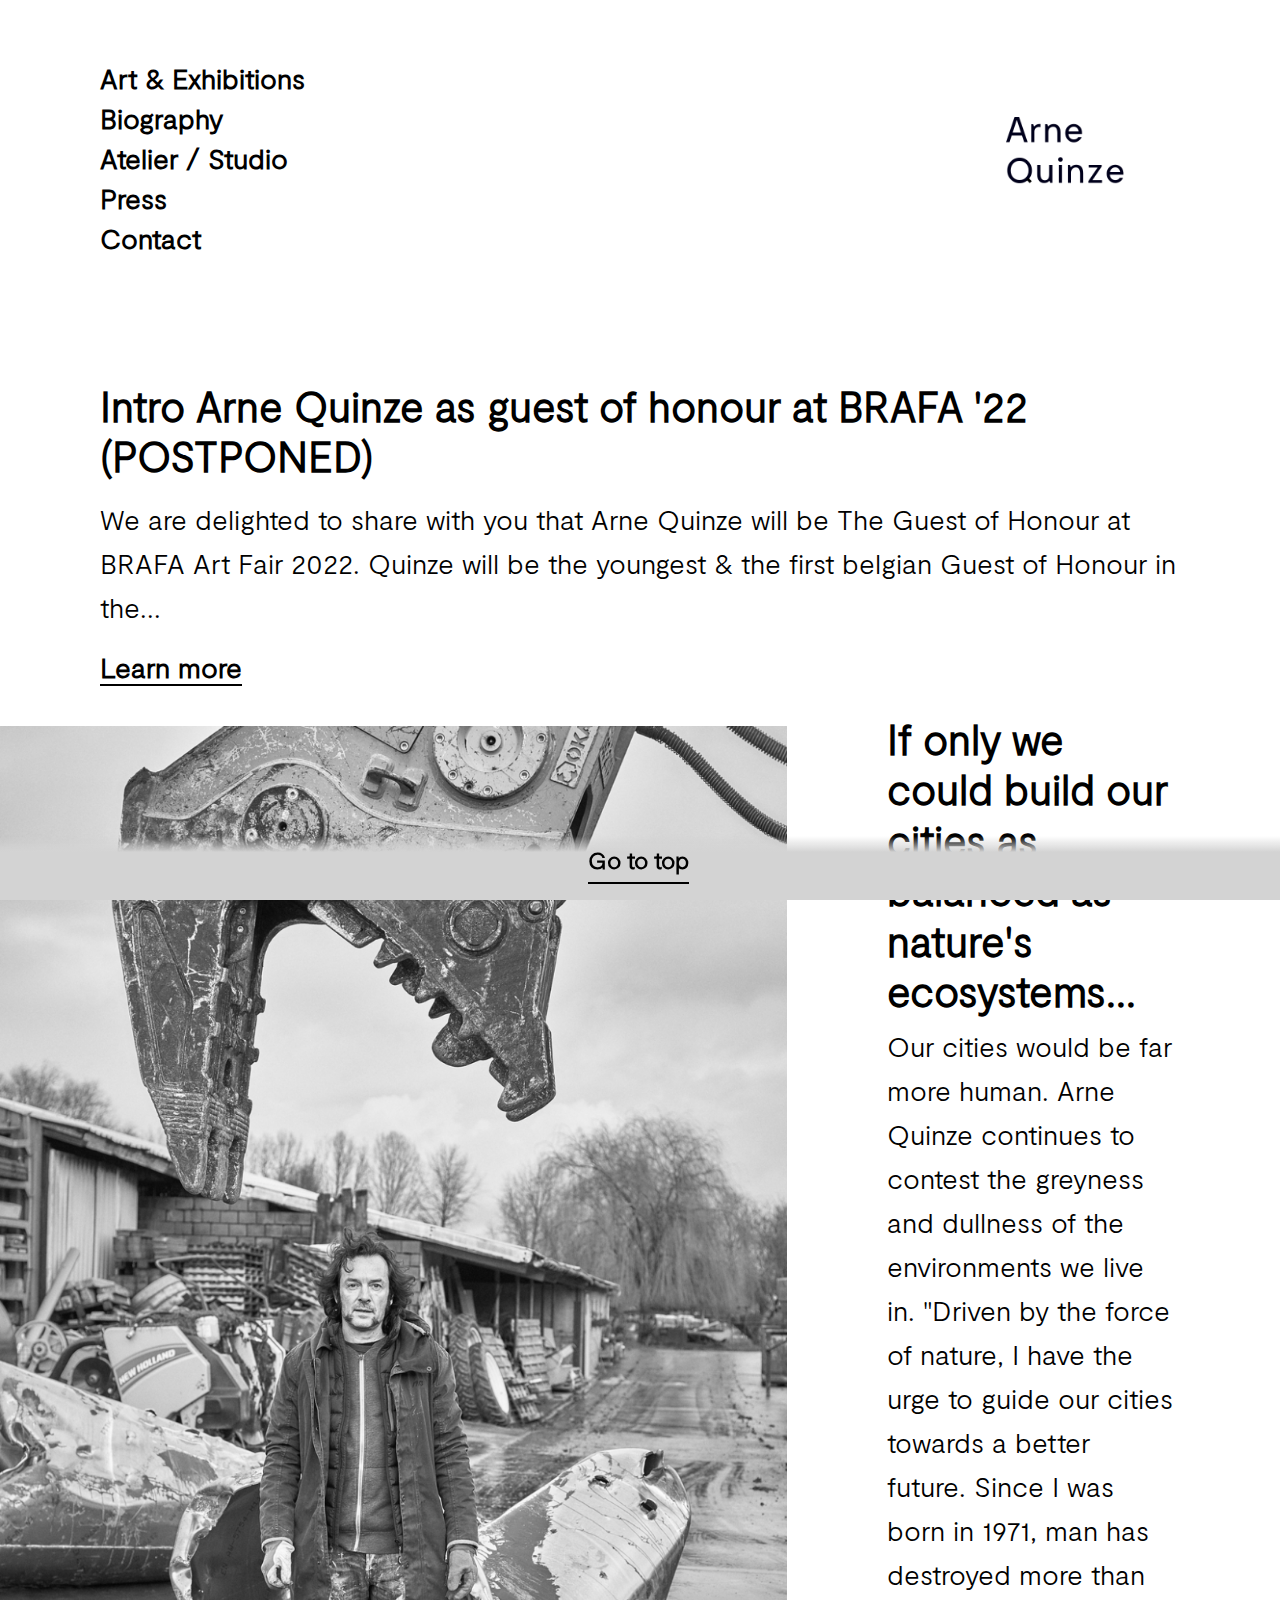
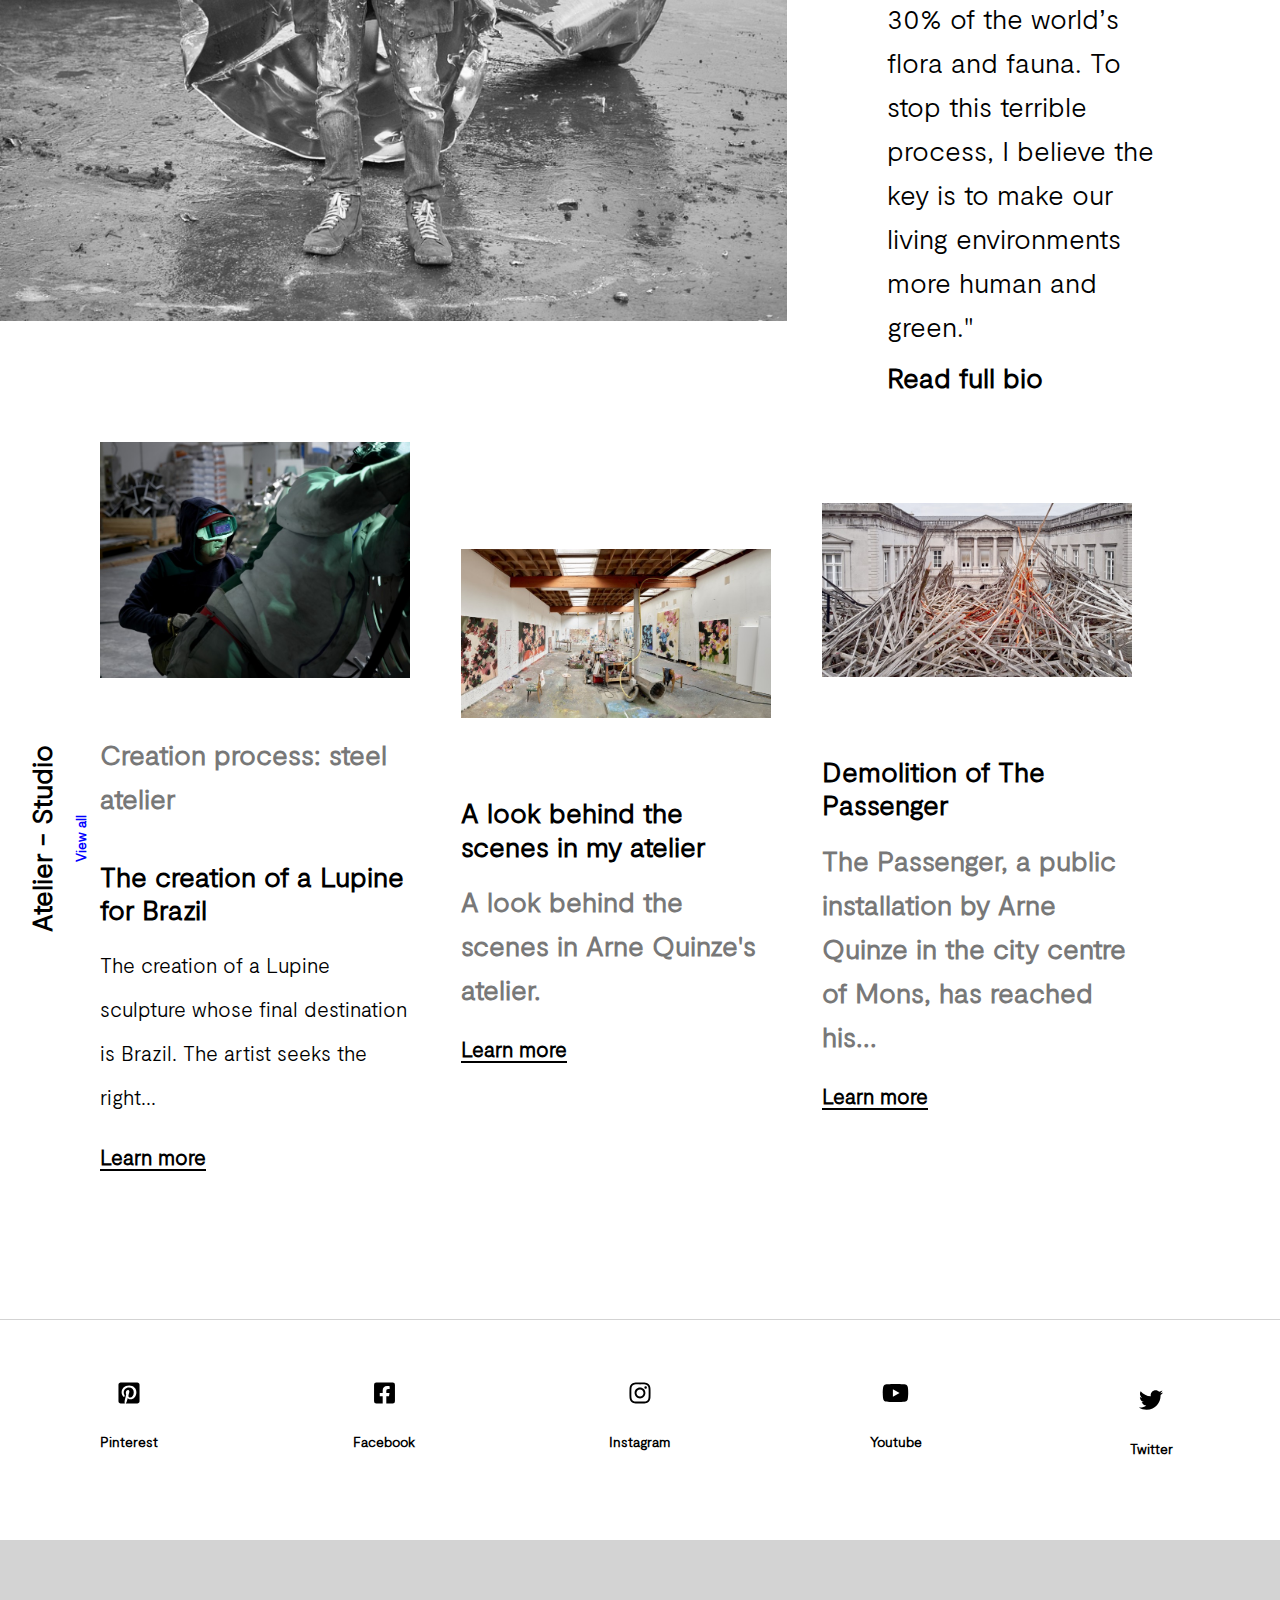
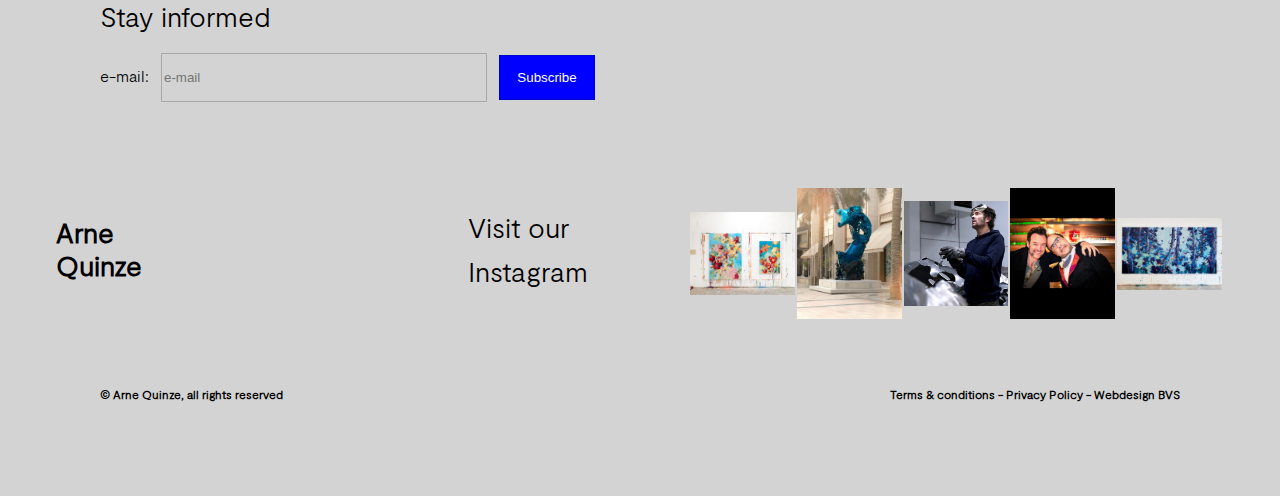
<file: index.html>
﻿<!DOCTYPE html>
<html lang="en">
<head>
    <meta charset="UTF-8">
    <meta name="viewport" content="width=device-width, initial-scale=1.0">
    <link type="text/css" rel="stylesheet" href="static/css/style.css">
    <link type="text/css" rel="stylesheet" href="static/css/atelier.css">
    <script type="text/javascript" src="static/js/code.js"></script>
    <script type="text/javascript" src="data/art.js"></script>
    <title>Official website of Arne Quinze</title>
</head>
<body>
    <header>
        <nav>
            <div>
                <ul>
                    <li><a href="art-and-exhibitions/">Art &amp; Exhibitions</a></li>
                    <li><a href="biography.html">Biography</a></li>
                    <li><a href="atelier-studio/">Atelier / Studio</a></li>
                    <li><a href="press/">Press</a></li>
                    <li><a href="contact.html">Contact</a></li>
                </ul>
            </div>
            <div>
                <a href="index.html"><img loading="lazy" src="static/img/logo.png" /></a>
            </div>
        </nav>
    </header>
    <main>
        <div>
            <h1>Intro Arne Quinze as guest of honour at BRAFA '22 (POSTPONED)</h1>
            <p>We are delighted to share with you that Arne Quinze will be The Guest of Honour at BRAFA Art Fair 2022. Quinze will be the youngest & the first belgian Guest of Honour in the...</p>
            <a href="https://www.arnequinze.com/art-and-exhibitions/intro-arne-quinze-as-guest-of-honour-at-brafa-22">Learn more</a>
        </div>
        <div>

        </div>
        <section>
            <img loading="lazy" src="static/img/index_img.png" />
            <div>
                <h2>If only we could build our cities as balanced as nature's ecosystems...</h2>
                <p>Our cities would be far more human. Arne Quinze continues to contest the greyness and dullness of the environments we live in. "Driven by the force of nature, I have the urge to guide our cities towards a better future. Since I was born in 1971, man has destroyed more than 30% of the world’s flora and fauna. To stop this terrible process, I believe the key is to make our living environments more human and green."</p>
                <a href="biography.html">Read full bio</a>
            </div>
        </section>
        <div class="atelier">
            <div>
                <h1>Atelier - Studio</h1>
                <a href="atelier-studio/">View all</a>
            </div>
            <section>
                <div>
                    <img loading="lazy" src="/static/img/atelier/atelier_img1.jpg" />
                    <p>Creation process: steel atelier</p>
                    <h2>The creation of a Lupine for Brazil</h2>
                    <p>The creation of a Lupine sculpture whose final destination is Brazil. The artist seeks the right...</p>
                    <a href="">Learn more</a>
                </div>
                <div>
                    <img loading="lazy" src="/static/img/atelier/atelier_img2.jpg" />
                    <h2>A look behind the scenes in my atelier</h2>
                    <p>A look behind the scenes in Arne Quinze's atelier.</p>
                    <a href="">Learn more</a>
                </div>
                <div>
                    <img loading="lazy" src="/static/img/atelier/atelier_img3.jpg" />
                    <h2>Demolition of The Passenger</h2>
                    <p>The Passenger, a public installation by Arne Quinze in the city centre of Mons, has reached his...</p>
                    <a href="">Learn more</a>
                </div>
            </section>
        </div>
    </main>
    <footer>
        <div>
            <section>
                <div>
                    <a href="https://nl.pinterest.com/arnequinze/">
                        <img loading="lazy" src="static/img/social-icons/pinterest-square-brands.svg" />
                        <p>Pinterest</p>
                    </a>
                </div>
                <div>
                    <a href="https://www.facebook.com/arnequinze">
                        <img loading="lazy" src="static/img/social-icons/facebook-square-brands.svg" />
                        <p>Facebook</p>
                    </a>
                </div>
                <div>
                    <a href="https://www.instagram.com/arnequinze/">
                        <img loading="lazy" src="static/img/social-icons/instagram-brands.svg" />
                        <p>Instagram</p>
                    </a>
                </div>
                <div>
                    <a href="https://www.youtube.com/user/QuinzeArne">
                        <img loading="lazy" src="static/img/social-icons/youtube-brands.svg" />
                        <p>Youtube</p>
                    </a>
                </div>
                <div>
                    <a href="https://www.arnequinze.com/">
                        <img loading="lazy" src="static/img/social-icons/twitter-brands.svg" />
                        <p>Twitter</p>
                    </a>
                </div>
            </section>
        </div>
        <div>
            <h2>Stay informed</h2>
            <form>
                <label for="email">e-mail: </label>
                <input type="email" placeholder="e-mail" />
                <input type="submit" value="Subscribe" />
            </form>
        </div>
        <div>
            <section>
                <h2>Arne<br />Quinze</h2>
                <h2><a href="https://www.instagram.com/arnequinze/">Visit our<br />Instagram</a></h2>
            </section>
            <section>
                <a href="https://www.instagram.com/p/CWqt3nNol1k/"><img loading="lazy" src="static/img/index/2714183459213040996.jpg" /></a>
                <a href="https://www.instagram.com/p/CWoTmVKov8z"><img loading="lazy" src="static/img/index/2713504972441583411.jpg" /></a>
                <a href="https://www.instagram.com/p/CWla8ojorgu"><img loading="lazy" src="static/img/index/2712692866486024238.jpg" /></a>
                <a href="https://www.instagram.com/p/CWgkzjdoyTw"><img loading="lazy" src="static/img/index/2711328848122946800.jpg" /></a>
                <a href="https://www.instagram.com/p/CWWBtN0Izvf"><img loading="lazy" src="static/img/index/2708359731166264287.jpg" /></a>
            </section>
        </div>
        <section>
            <p>&copy; Arne Quinze, all rights reserved</p>
            <p>
                <a href="https://www.arnequinze.com/terms-and-conditions">Terms &amp; conditions</a>
                <span> - </span>
                <a href="https://www.arnequinze.com/privacy-policy">Privacy Policy</a>
                <span> - </span>
                <a href="">Webdesign BVS</a>
            </p>
        </section>
    </footer>
    <div>
        <a href="#">Go to top</a>
    </div>
</body>
</html>
</file>
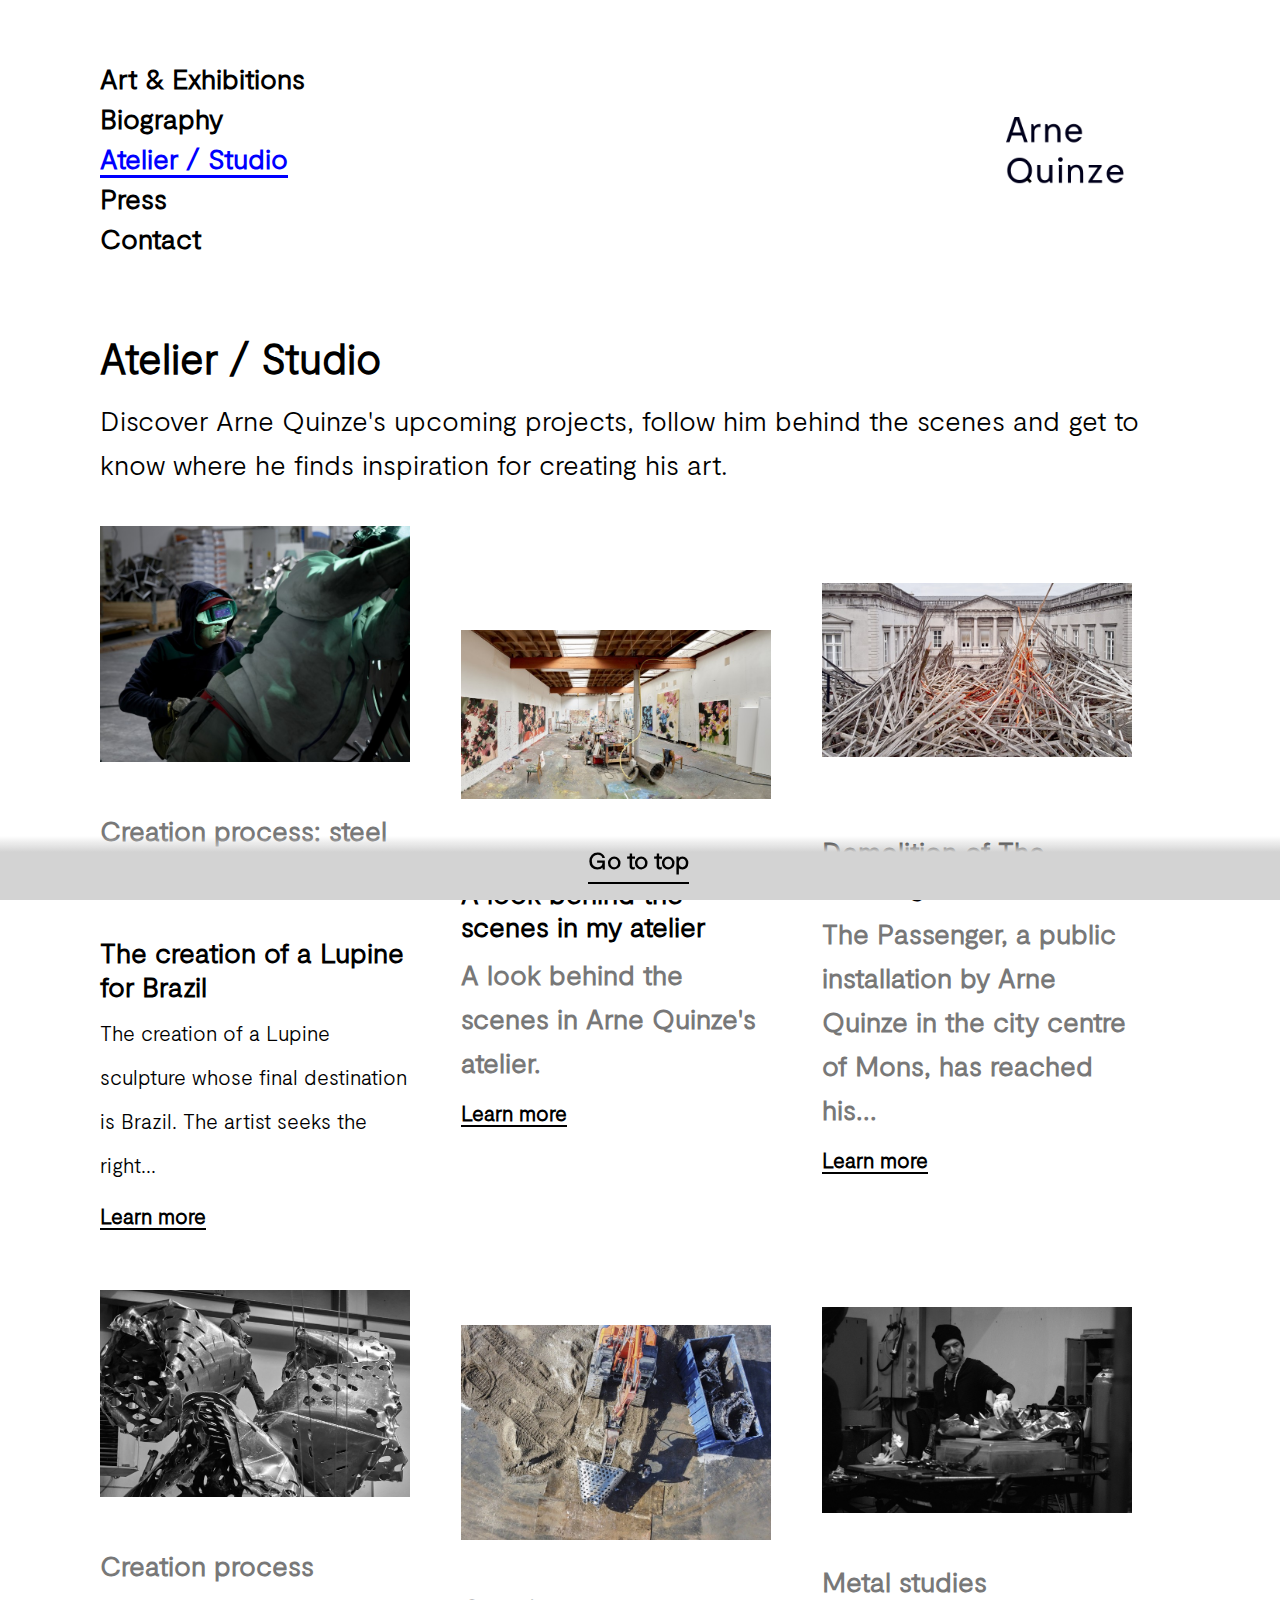
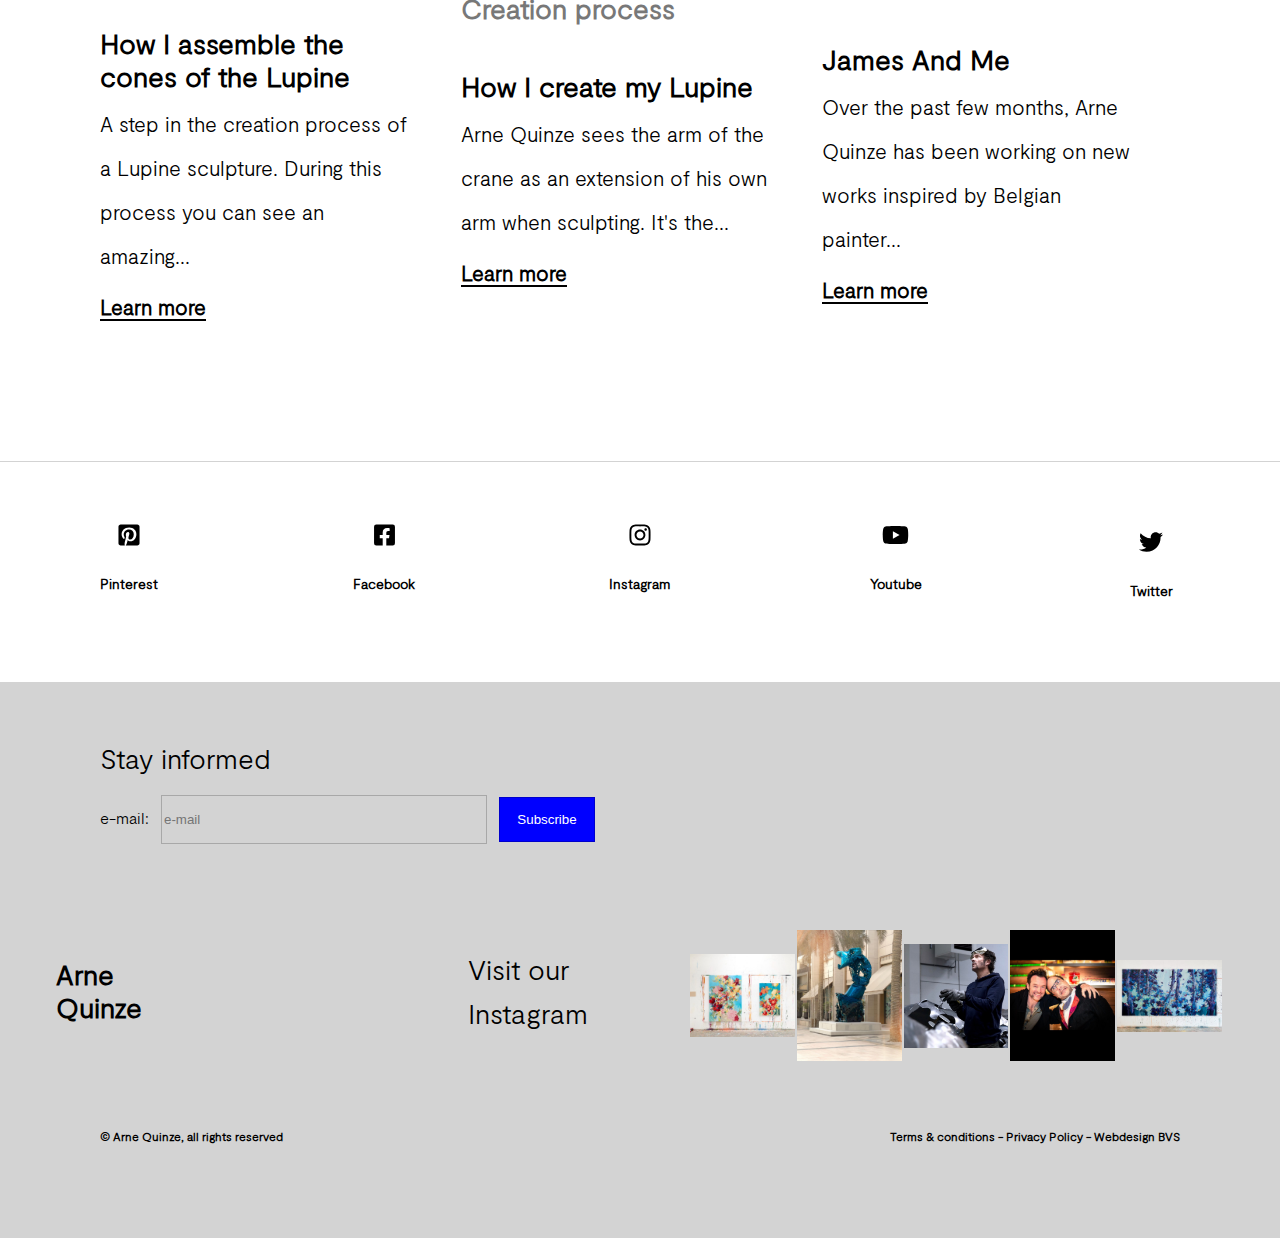
<file: atelier-studio/index.html>
﻿<!DOCTYPE html>
<html lang="en">
<head>
    <meta charset="UTF-8">
    <meta name="viewport" content="width=device-width, initial-scale=1.0">
    <link type="text/css" rel="stylesheet" href="/static/css/style.css">
    <link type="text/css" rel="stylesheet" href="/static/css/atelier.css">
    <script type="text/javascript" src="/static/js/code.js"></script>
    <title>Atelier/Studio | behind the scenes of artist Arne Quinze's studio</title>
</head>
<body>
    <header>
        <nav>
            <div>
                <ul>
                    <li><a href="/art-and-exhibitions/">Art &amp; Exhibitions</a></li>
                    <li><a href="/biography.html">Biography</a></li>
                    <li><a href="/atelier-studio/" class="currentPage">Atelier / Studio</a></li>
                    <li><a href="/press/">Press</a></li>
                    <li><a href="/contact.html">Contact</a></li>
                </ul>
            </div>
            <div>
                <a href="/index.html"><img loading="lazy" src="/static/img/logo.png" /></a>
            </div>
        </nav>
    </header>
    <main class="atelier">
        <h1>Atelier / Studio</h1>
        <p>Discover Arne Quinze's upcoming projects, follow him behind the scenes and get to know where he finds inspiration for creating his art.</p>
        <section>
            <div>
                <img loading="lazy" src="/static/img/atelier/atelier_img1.jpg" />
                <p>Creation process: steel atelier</p>
                <h2>The creation of a Lupine for Brazil</h2>
                <p>The creation of a Lupine sculpture whose final destination is Brazil. The artist seeks the right...</p>
                <a href="">Learn more</a>
            </div>
            <div>
                <img loading="lazy" src="/static/img/atelier/atelier_img2.jpg" />
                <h2>A look behind the scenes in my atelier</h2>
                <p>A look behind the scenes in Arne Quinze's atelier.</p>
                <a href="">Learn more</a>
            </div>
            <div>
                <img loading="lazy" src="/static/img/atelier/atelier_img3.jpg" />
                <h2>Demolition of The Passenger</h2>
                <p>The Passenger, a public installation by Arne Quinze in the city centre of Mons, has reached his...</p>
                <a href="">Learn more</a>
            </div>
            <div>
                <img loading="lazy" src="/static/img/atelier/atelier_img4.jpg" />
                <p>Creation process</p>
                <h2>How I assemble the cones of the Lupine</h2>
                <p>A step in the creation process of a Lupine sculpture. During this process you can see an amazing...</p>
                <a href="">Learn more</a>
            </div>
            <div>
                <img loading="lazy" src="/static/img/atelier/atelier_img5.jpg" />
                <p>Creation process</p>
                <h2>How I create my Lupine</h2>
                <p>Arne Quinze sees the arm of the crane as an extension of his own arm when sculpting. It's the...</p>
                <a href="">Learn more</a>
            </div>
            <div>
                <img loading="lazy" src="/static/img/atelier/atelier_img6.jpg" />
                <p>Metal studies</p>
                <h2>James And Me</h2>
                <p>Over the past few months, Arne Quinze has been working on new works inspired by Belgian painter...</p>
                <a href="">Learn more</a>
            </div>
        </section>        
    </main>
    <footer>
        <div>
            <section>
                <div>
                    <a href="https://nl.pinterest.com/arnequinze/">
                        <img loading="lazy" src="/static/img/social-icons/pinterest-square-brands.svg" />
                        <p>Pinterest</p>
                    </a>
                </div>
                <div>
                    <a href="https://www.facebook.com/arnequinze">
                        <img loading="lazy" src="/static/img/social-icons/facebook-square-brands.svg" />
                        <p>Facebook</p>
                    </a>
                </div>
                <div>
                    <a href="https://www.instagram.com/arnequinze/">
                        <img loading="lazy" src="/static/img/social-icons/instagram-brands.svg" />
                        <p>Instagram</p>
                    </a>
                </div>
                <div>
                    <a href="https://www.youtube.com/user/QuinzeArne">
                        <img loading="lazy" src="/static/img/social-icons/youtube-brands.svg" />
                        <p>Youtube</p>
                    </a>
                </div>
                <div>
                    <a href="https://www.arnequinze.com/">
                        <img loading="lazy" src="/static/img/social-icons/twitter-brands.svg" />
                        <p>Twitter</p>
                    </a>
                </div>
            </section>
        </div>
        <div>
            <h2>Stay informed</h2>
            <form>
                <label for="email">e-mail: </label>
                <input type="email" placeholder="e-mail" />
                <input type="submit" value="Subscribe" />
            </form>
        </div>
        <div>
            <section>
                <h2>Arne<br />Quinze</h2>
                <h2><a href="https://www.instagram.com/arnequinze/">Visit our<br />Instagram</a></h2>
            </section>
            <section>
                <a href="https://www.instagram.com/p/CWqt3nNol1k/"><img loading="lazy" src="/static/img/index/2714183459213040996.jpg" /></a>
                <a href="https://www.instagram.com/p/CWoTmVKov8z"><img loading="lazy" src="/static/img/index/2713504972441583411.jpg" /></a>
                <a href="https://www.instagram.com/p/CWla8ojorgu"><img loading="lazy" src="/static/img/index/2712692866486024238.jpg" /></a>
                <a href="https://www.instagram.com/p/CWgkzjdoyTw"><img loading="lazy" src="/static/img/index/2711328848122946800.jpg" /></a>
                <a href="https://www.instagram.com/p/CWWBtN0Izvf"><img loading="lazy" src="/static/img/index/2708359731166264287.jpg" /></a>
            </section>
        </div>
        <section>
            <p>&copy; Arne Quinze, all rights reserved</p>
            <p>
                <a href="https://www.arnequinze.com/terms-and-conditions">Terms &amp; conditions</a>
                <span> - </span>
                <a href="https://www.arnequinze.com/privacy-policy">Privacy Policy</a>
                <span> - </span>
                <a href="">Webdesign BVS</a>
            </p>
        </section>
    </footer>
    <div>
        <a href="#">Go to top</a>
    </div>
</body>
</html>
</file>
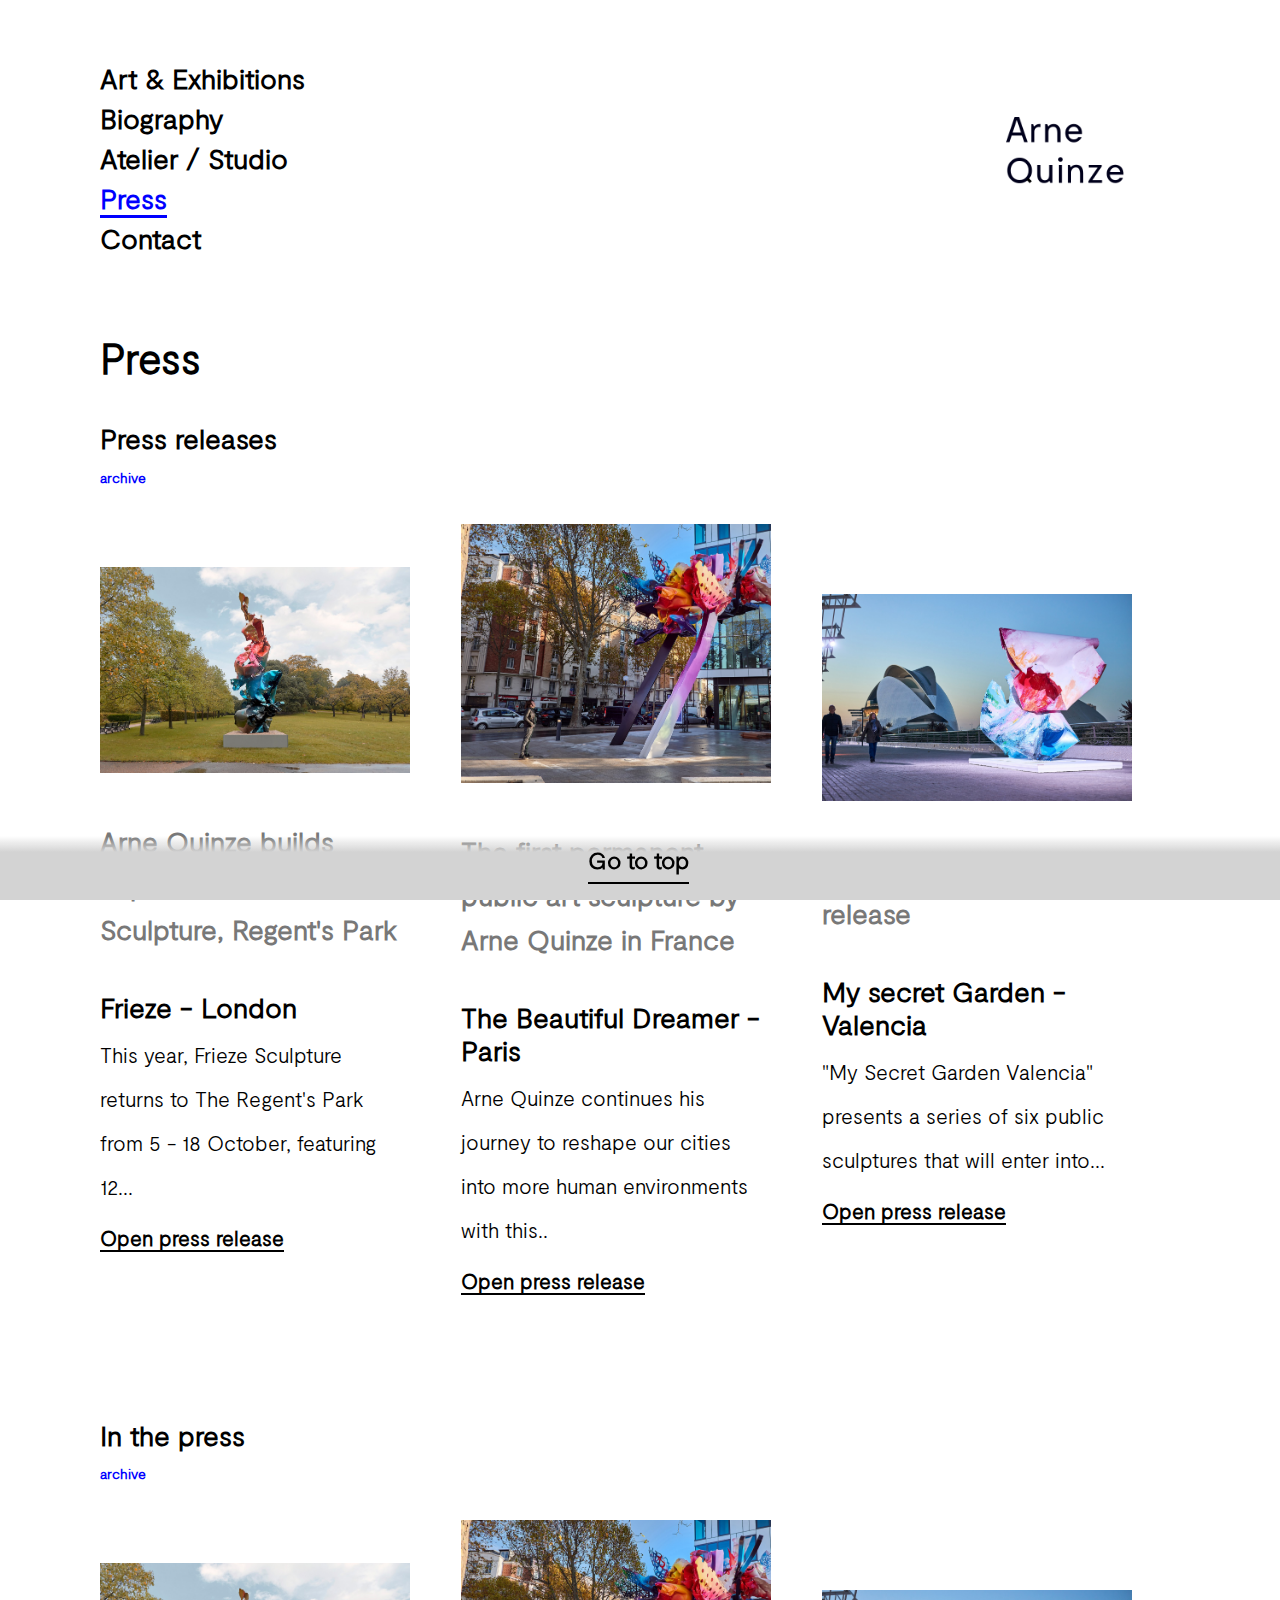
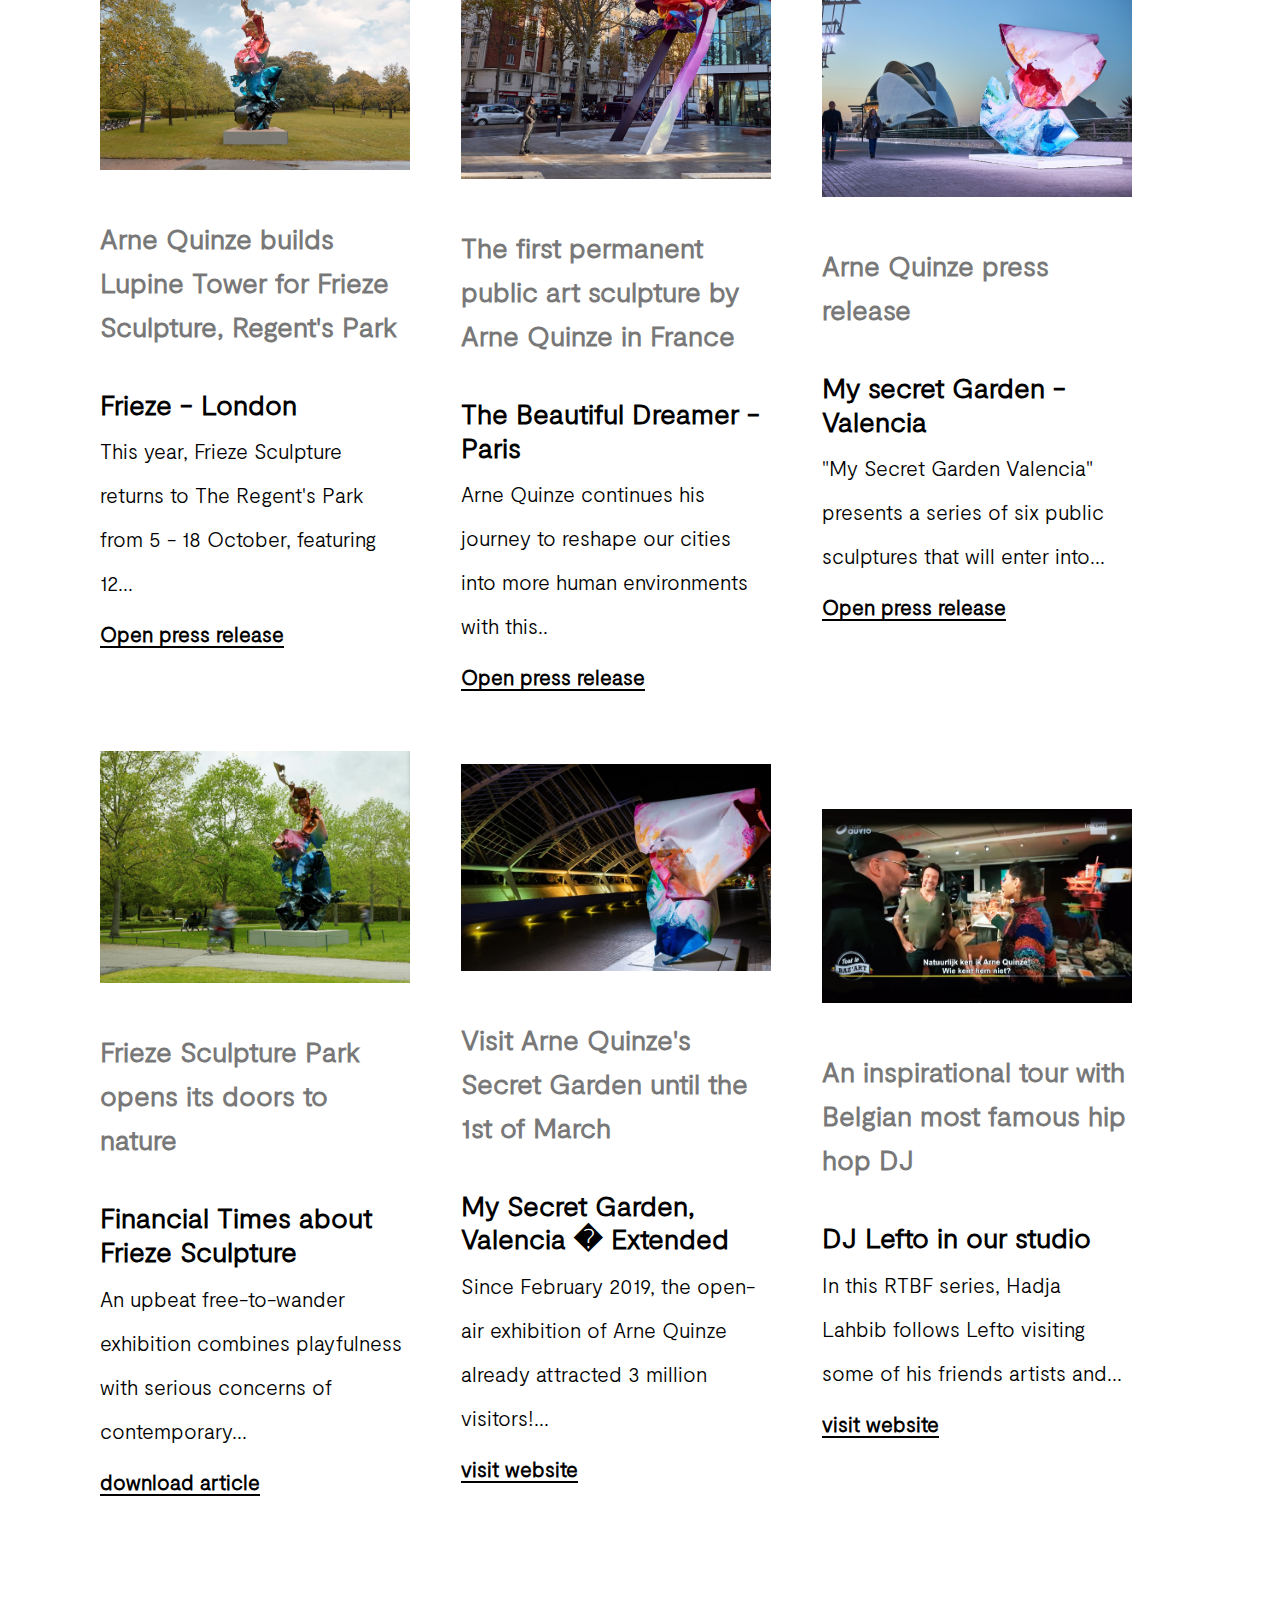
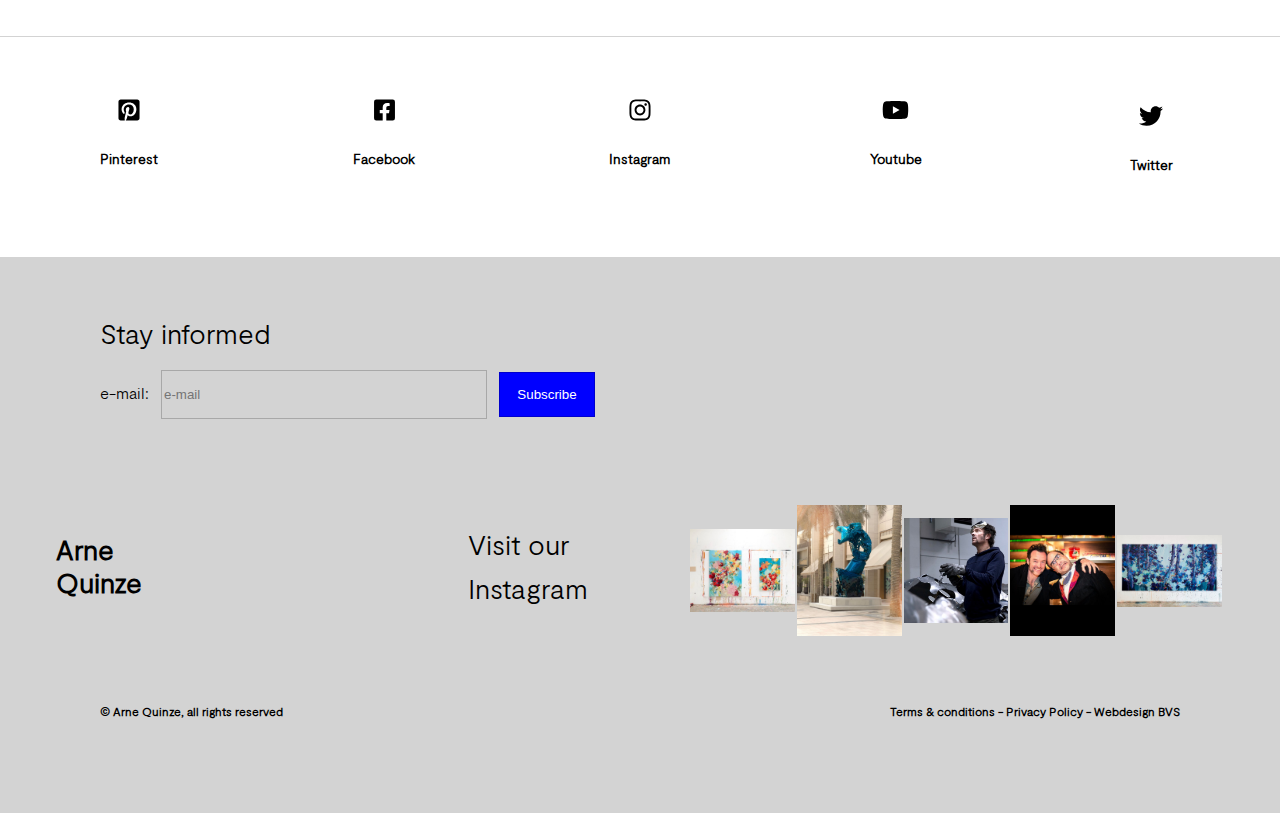
<file: press/index.html>
﻿<!DOCTYPE html>
<html lang="en">
<head>
    <meta charset="UTF-8">
    <meta name="viewport" content="width=device-width, initial-scale=1.0">
    <link type="text/css" rel="stylesheet" href="/static/css/style.css">
    <link type="text/css" rel="stylesheet" href="/static/css/press.css">
    <script type="text/javascript" src="/static/js/code.js"></script>
    <script type="text/javascript" src="/data/press.js"></script>
    <title>Press | Arne Quinze</title>
</head>
<body>
    <header>
        <nav>
            <div>
                <ul>
                    <li><a href="/art-and-exhibitions/">Art &amp; Exhibitions</a></li>
                    <li><a href="/biography.html">Biography</a></li>
                    <li><a href="/atelier-studio/">Atelier / Studio</a></li>
                    <li><a href="/press/" class="currentPage">Press</a></li>
                    <li><a href="/contact.html">Contact</a></li>
                </ul>
            </div>
            <div>
                <a href="/index.html"><img loading="lazy" src="/static/img/logo.png" /></a>
            </div>
        </nav>
    </header>
    <main id="press">
        <h1>Press</h1>
        <h2>Press releases</h2>
        <a href="https://www.arnequinze.com/press/archive">archive</a>
        <section id="pressReleases">
        </section>
        <h2>In the press</h2>
        <a href="https://www.arnequinze.com/press/in-the-press/archive">archive</a>
        <section id="inThePress">
        </section>
    </main>
    <footer>
        <div>
            <section>
                <div>
                    <a href="https://nl.pinterest.com/arnequinze/">
                        <img loading="lazy" src="/static/img/social-icons/pinterest-square-brands.svg" />
                        <p>Pinterest</p>
                    </a>
                </div>
                <div>
                    <a href="https://www.facebook.com/arnequinze">
                        <img loading="lazy" src="/static/img/social-icons/facebook-square-brands.svg" />
                        <p>Facebook</p>
                    </a>
                </div>
                <div>
                    <a href="https://www.instagram.com/arnequinze/">
                        <img loading="lazy" src="/static/img/social-icons/instagram-brands.svg" />
                        <p>Instagram</p>
                    </a>
                </div>
                <div>
                    <a href="https://www.youtube.com/user/QuinzeArne">
                        <img loading="lazy" src="/static/img/social-icons/youtube-brands.svg" />
                        <p>Youtube</p>
                    </a>
                </div>
                <div>
                    <a href="https://www.arnequinze.com/">
                        <img loading="lazy" src="/static/img/social-icons/twitter-brands.svg" />
                        <p>Twitter</p>
                    </a>
                </div>
            </section>
        </div>
        <div>
            <h2>Stay informed</h2>
            <form>
                <label for="email">e-mail: </label>
                <input type="email" placeholder="e-mail" />
                <input type="submit" value="Subscribe" />
            </form>
        </div>
        <div>
            <section>
                <h2>Arne<br />Quinze</h2>
                <h2><a href="https://www.instagram.com/arnequinze/">Visit our<br />Instagram</a></h2>
            </section>
            <section>
                <a href="https://www.instagram.com/p/CWqt3nNol1k/"><img loading="lazy" src="/static/img/index/2714183459213040996.jpg" /></a>
                <a href="https://www.instagram.com/p/CWoTmVKov8z"><img loading="lazy" src="/static/img/index/2713504972441583411.jpg" /></a>
                <a href="https://www.instagram.com/p/CWla8ojorgu"><img loading="lazy" src="/static/img/index/2712692866486024238.jpg" /></a>
                <a href="https://www.instagram.com/p/CWgkzjdoyTw"><img loading="lazy" src="/static/img/index/2711328848122946800.jpg" /></a>
                <a href="https://www.instagram.com/p/CWWBtN0Izvf"><img loading="lazy" src="/static/img/index/2708359731166264287.jpg" /></a>
            </section>
        </div>
        <section>
            <p>&copy; Arne Quinze, all rights reserved</p>
            <p>
                <a href="https://www.arnequinze.com/terms-and-conditions">Terms &amp; conditions</a>
                <span> - </span>
                <a href="https://www.arnequinze.com/privacy-policy">Privacy Policy</a>
                <span> - </span>
                <a href="">Webdesign BVS</a>
            </p>
        </section>
    </footer>
    <div>
        <a href="#">Go to top</a>
    </div>
</body>
</html>
</file>
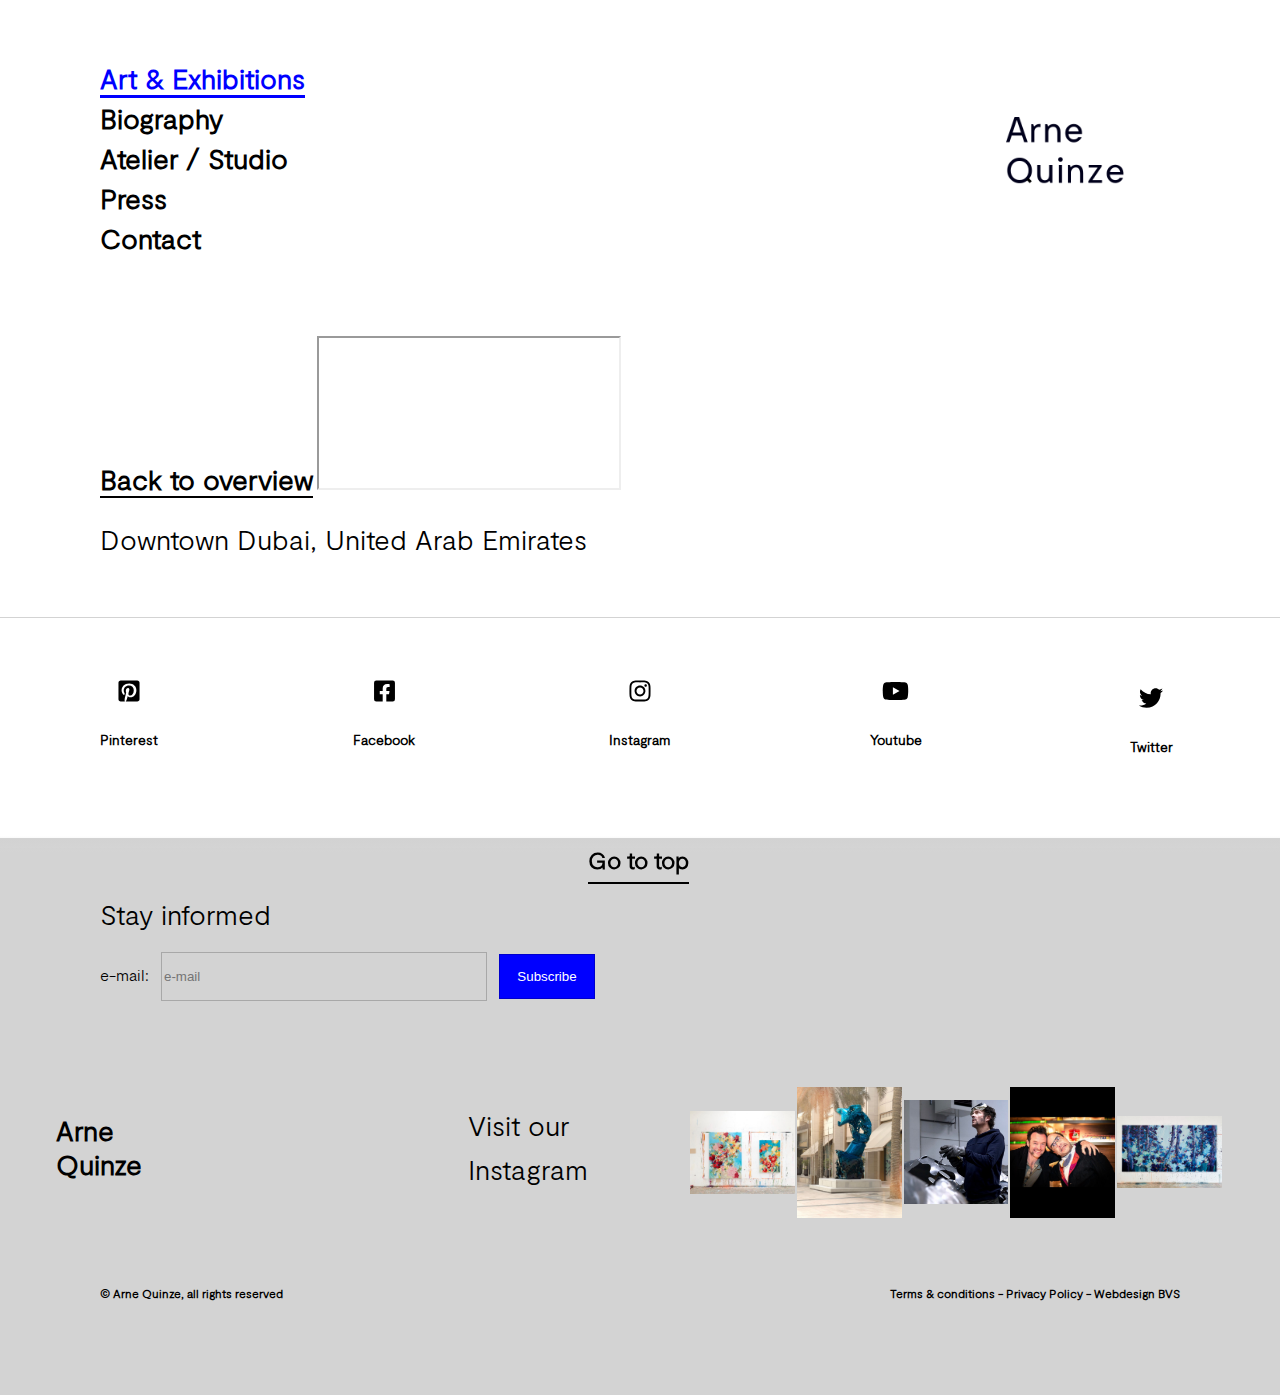
<file: art-and-exhibitions/detail/index.html>
﻿<!DOCTYPE html>
<html lang="en">
<head>
    <meta charset="UTF-8">
    <meta name="viewport" content="width=device-width, initial-scale=1.0">
    <link type="text/css" rel="stylesheet" href="/static/css/style.css">
    <script type="text/javascript" src="/static/js/code.js"></script>
    <title>Art & Exhibitions | Arne Quinze, contemporary sculptor and painter</title>
</head>
<body>
    <header>
        <nav>
            <div>
                <ul>
                    <li><a href="/art-and-exhibitions/" class="currentPage">Art &amp; Exhibitions</a></li>
                    <li><a href="/biography.html">Biography</a></li>
                    <li><a href="/atelier-studio/">Atelier / Studio</a></li>
                    <li><a href="/press/">Press</a></li>
                    <li><a href="/contact.html">Contact</a></li>
                </ul>
            </div>
            <div>
                <a href="index.html"><img loading="lazy" src="/static/img/logo.png" /></a>
            </div>
        </nav>
    </header>
    <main class="artAndEx">
        <a href="../">Back to overview</a>
        <iframe loading="lazy" src="https://youtube.com/embed/wMOQzYJE8Nk" allowfullscreen></iframe>
        <p>Downtown Dubai, United Arab Emirates</p>
        <h1></h1>


    </main>
    <footer>
        <div>
            <section>
                <div>
                    <a href="https://nl.pinterest.com/arnequinze/">
                        <img loading="lazy" src="/static/img/social-icons/pinterest-square-brands.svg" />
                        <p>Pinterest</p>
                    </a>
                </div>
                <div>
                    <a href="https://www.facebook.com/arnequinze">
                        <img loading="lazy" src="/static/img/social-icons/facebook-square-brands.svg" />
                        <p>Facebook</p>
                    </a>
                </div>
                <div>
                    <a href="https://www.instagram.com/arnequinze/">
                        <img loading="lazy" src="/static/img/social-icons/instagram-brands.svg" />
                        <p>Instagram</p>
                    </a>
                </div>
                <div>
                    <a href="https://www.youtube.com/user/QuinzeArne">
                        <img loading="lazy" src="/static/img/social-icons/youtube-brands.svg" />
                        <p>Youtube</p>
                    </a>
                </div>
                <div>
                    <a href="https://www.arnequinze.com/">
                        <img loading="lazy" src="/static/img/social-icons/twitter-brands.svg" />
                        <p>Twitter</p>
                    </a>
                </div>
            </section>
        </div>
        <div>
            <h2>Stay informed</h2>
            <form>
                <label for="email">e-mail: </label>
                <input type="email" placeholder="e-mail" />
                <input type="submit" value="Subscribe" />
            </form>
        </div>
        <div>
            <section>
                <h2>Arne<br />Quinze</h2>
                <h2><a href="https://www.instagram.com/arnequinze/">Visit our<br />Instagram</a></h2>
            </section>
            <section>
                <a href="https://www.instagram.com/p/CWqt3nNol1k/"><img loading="lazy" src="/static/img/index/2714183459213040996.jpg" /></a>
                <a href="https://www.instagram.com/p/CWoTmVKov8z"><img loading="lazy" src="/static/img/index/2713504972441583411.jpg" /></a>
                <a href="https://www.instagram.com/p/CWla8ojorgu"><img loading="lazy" src="/static/img/index/2712692866486024238.jpg" /></a>
                <a href="https://www.instagram.com/p/CWgkzjdoyTw"><img loading="lazy" src="/static/img/index/2711328848122946800.jpg" /></a>
                <a href="https://www.instagram.com/p/CWWBtN0Izvf"><img loading="lazy" src="/static/img/index/2708359731166264287.jpg" /></a>
            </section>
        </div>
        <section>
            <p>&copy; Arne Quinze, all rights reserved</p>
            <p>
                <a href="https://www.arnequinze.com/terms-and-conditions">Terms &amp; conditions</a>
                <span> - </span>
                <a href="https://www.arnequinze.com/privacy-policy">Privacy Policy</a>
                <span> - </span>
                <a href="">Webdesign BVS</a>
            </p>
        </section>
    </footer>
    <div>
        <a href="#">Go to top</a>
    </div>
</body>
</html>
</file>
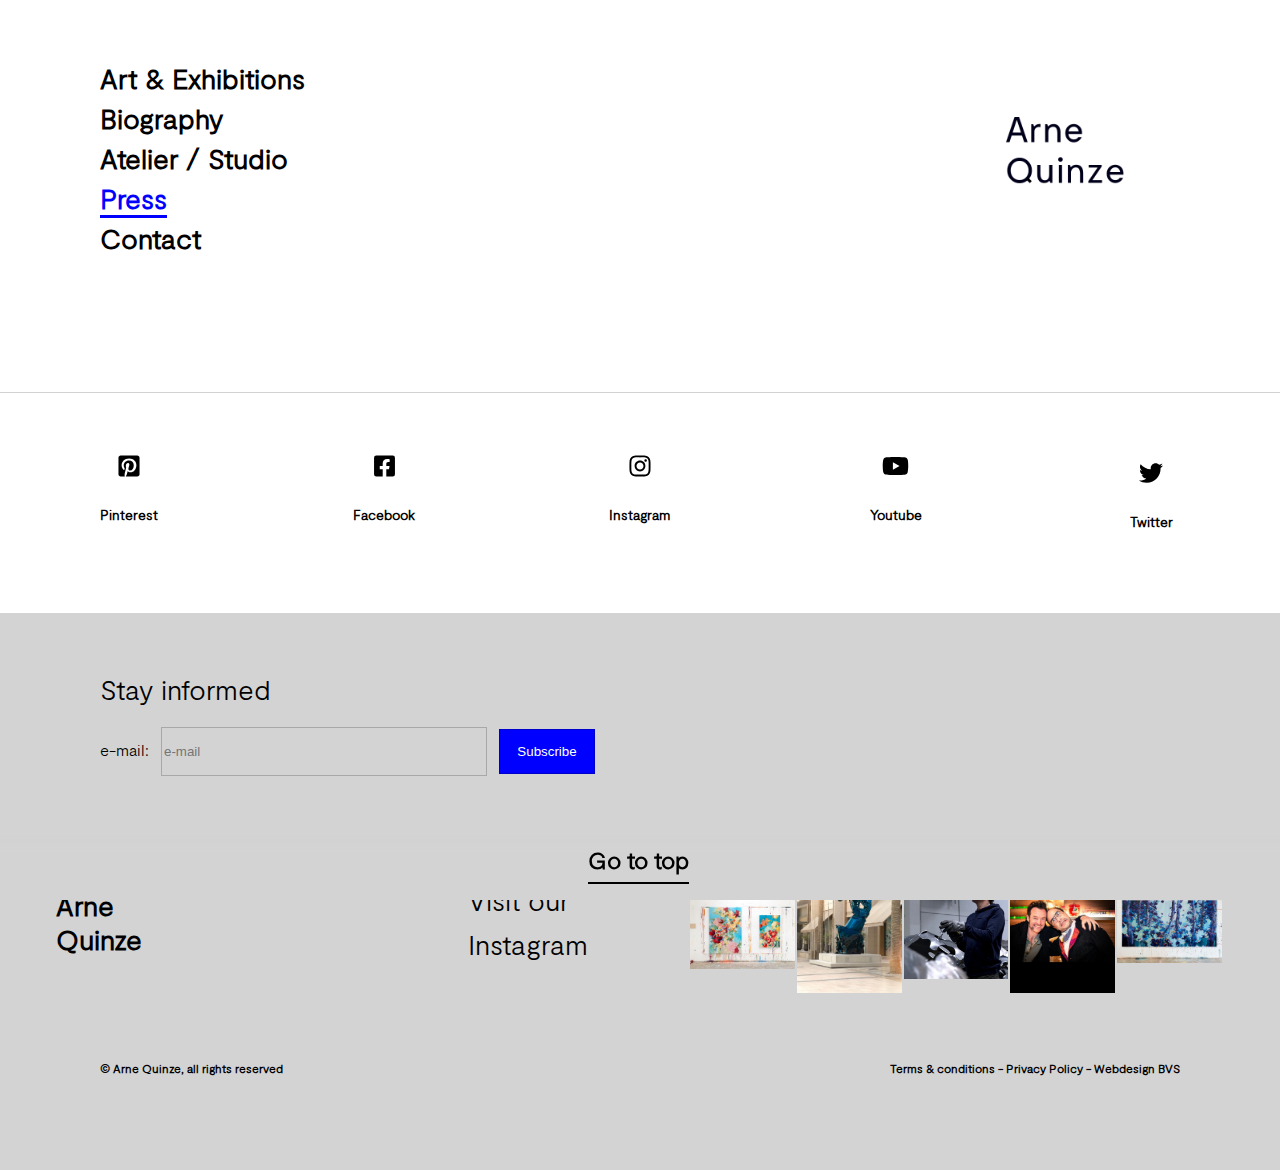
<file: press/detail/index.html>
﻿<!DOCTYPE html>
<html lang="en">
<head>
    <meta charset="UTF-8">
    <meta name="viewport" content="width=device-width, initial-scale=1.0">
    <link type="text/css" rel="stylesheet" href="/static/css/style.css">
    <script type="text/javascript" src="/static/js/code.js"></script>
    <title>Press | Arne Quinze</title>
</head>
<body>
    <header>
        <nav>
            <div>
                <ul>
                    <li><a href="/art-and-exhibitions/">Art &amp; Exhibitions</a></li>
                    <li><a href="/biography.html">Biography</a></li>
                    <li><a href="/atelier-studio/">Atelier / Studio</a></li>
                    <li><a href="/press/" class="currentPage">Press</a></li>
                    <li><a href="/contact.html">Contact</a></li>
                </ul>
            </div>
            <div>
                <a href="/index.html"><img loading="lazy" src="/static/img/logo.png" /></a>
            </div>
        </nav>
    </header>
    <main>




    </main>
    <footer>
        <div>
            <section>
                <div>
                    <a href="https://nl.pinterest.com/arnequinze/">
                        <img loading="lazy" src="/static/img/social-icons/pinterest-square-brands.svg" />
                        <p>Pinterest</p>
                    </a>
                </div>
                <div>
                    <a href="https://www.facebook.com/arnequinze">
                        <img loading="lazy" src="/static/img/social-icons/facebook-square-brands.svg" />
                        <p>Facebook</p>
                    </a>
                </div>
                <div>
                    <a href="https://www.instagram.com/arnequinze/">
                        <img loading="lazy" src="/static/img/social-icons/instagram-brands.svg" />
                        <p>Instagram</p>
                    </a>
                </div>
                <div>
                    <a href="https://www.youtube.com/user/QuinzeArne">
                        <img loading="lazy" src="/static/img/social-icons/youtube-brands.svg" />
                        <p>Youtube</p>
                    </a>
                </div>
                <div>
                    <a href="https://www.arnequinze.com/">
                        <img loading="lazy" src="/static/img/social-icons/twitter-brands.svg" />
                        <p>Twitter</p>
                    </a>
                </div>
            </section>
        </div>
        <div>
            <h2>Stay informed</h2>
            <form>
                <label for="email">e-mail: </label>
                <input type="email" placeholder="e-mail" />
                <input type="submit" value="Subscribe" />
            </form>
        </div>
        <div>
            <section>
                <h2>Arne<br />Quinze</h2>
                <h2><a href="https://www.instagram.com/arnequinze/">Visit our<br />Instagram</a></h2>
            </section>
            <section>
                <a href="https://www.instagram.com/p/CWqt3nNol1k/"><img loading="lazy" src="/static/img/index/2714183459213040996.jpg" /></a>
                <a href="https://www.instagram.com/p/CWoTmVKov8z"><img loading="lazy" src="/static/img/index/2713504972441583411.jpg" /></a>
                <a href="https://www.instagram.com/p/CWla8ojorgu"><img loading="lazy" src="/static/img/index/2712692866486024238.jpg" /></a>
                <a href="https://www.instagram.com/p/CWgkzjdoyTw"><img loading="lazy" src="/static/img/index/2711328848122946800.jpg" /></a>
                <a href="https://www.instagram.com/p/CWWBtN0Izvf"><img loading="lazy" src="/static/img/index/2708359731166264287.jpg" /></a>
            </section>
        </div>
        <section>
            <p>&copy; Arne Quinze, all rights reserved</p>
            <p>
                <a href="https://www.arnequinze.com/terms-and-conditions">Terms &amp; conditions</a>
                <span> - </span>
                <a href="https://www.arnequinze.com/privacy-policy">Privacy Policy</a>
                <span> - </span>
                <a href="">Webdesign BVS</a>
            </p>
        </section>
    </footer>
    <div>
        <a href="#">Go to top</a>
    </div>
</body>
</html>
</file>
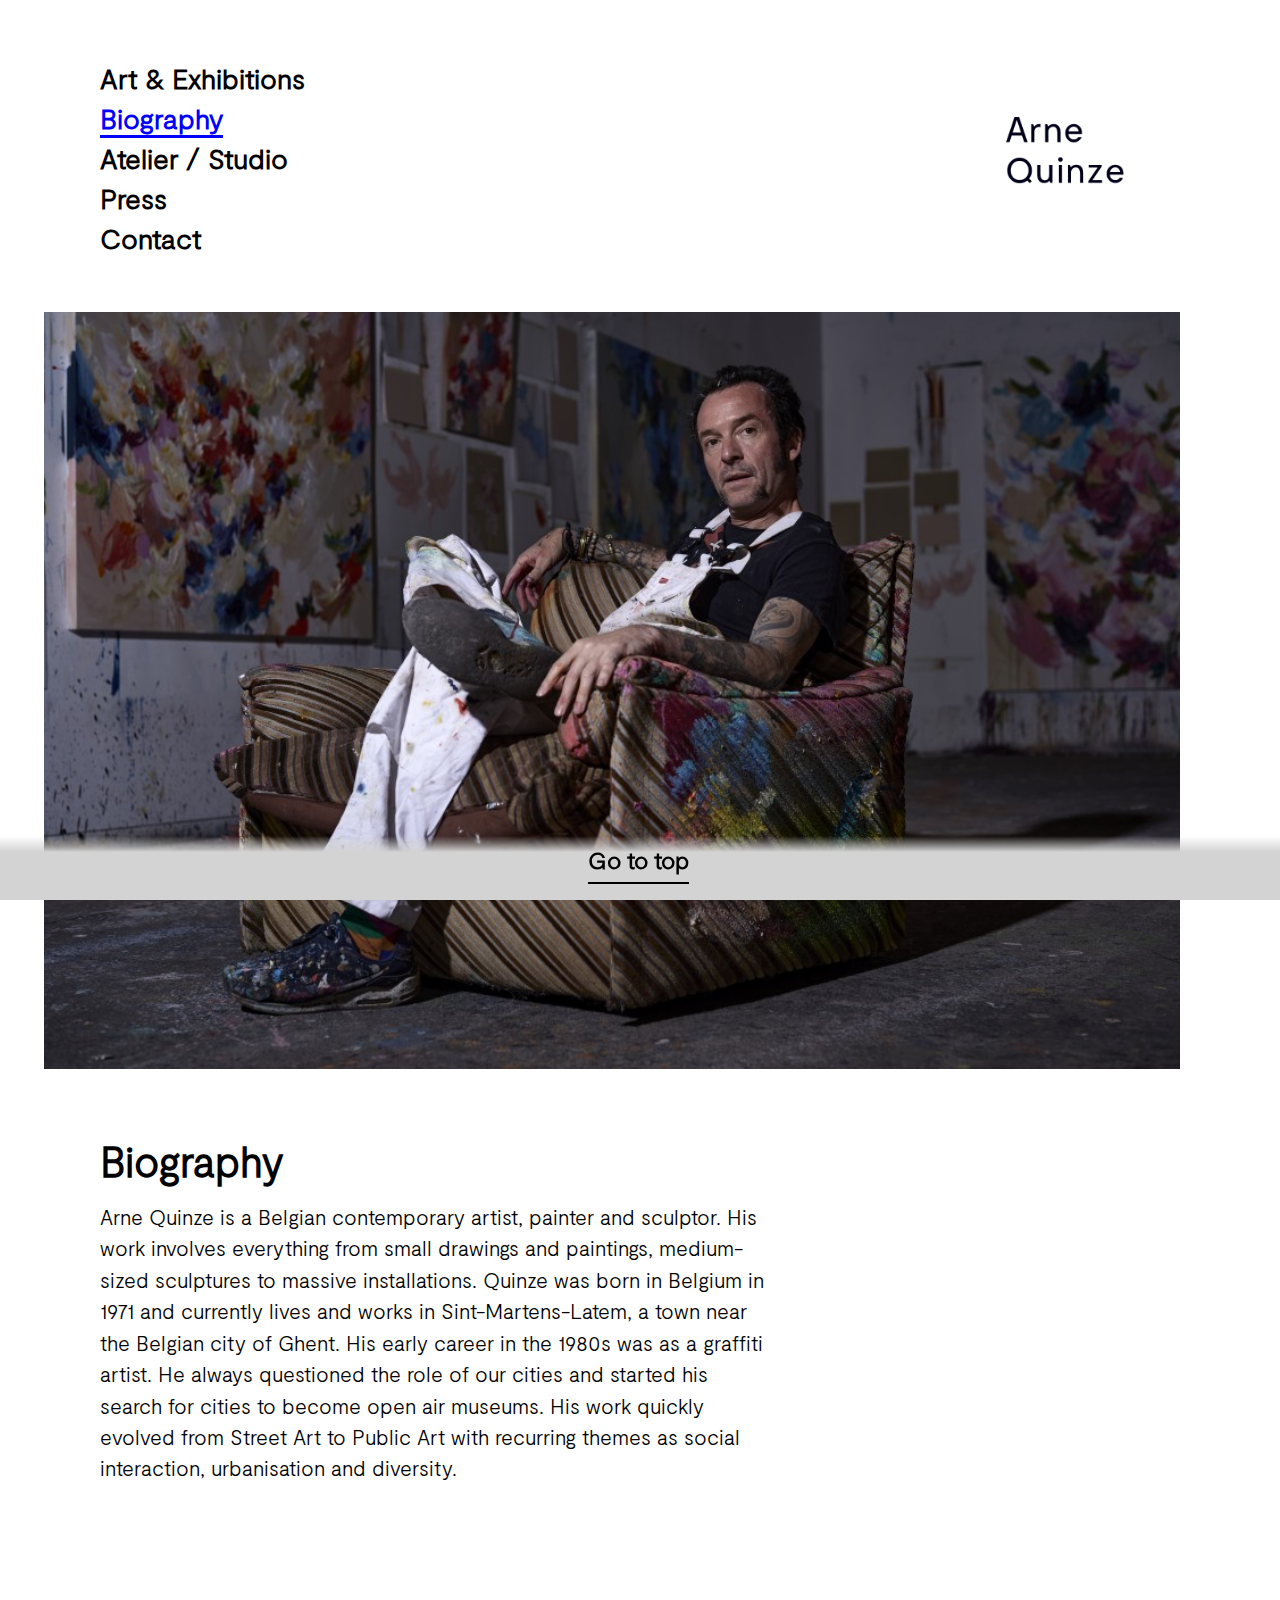
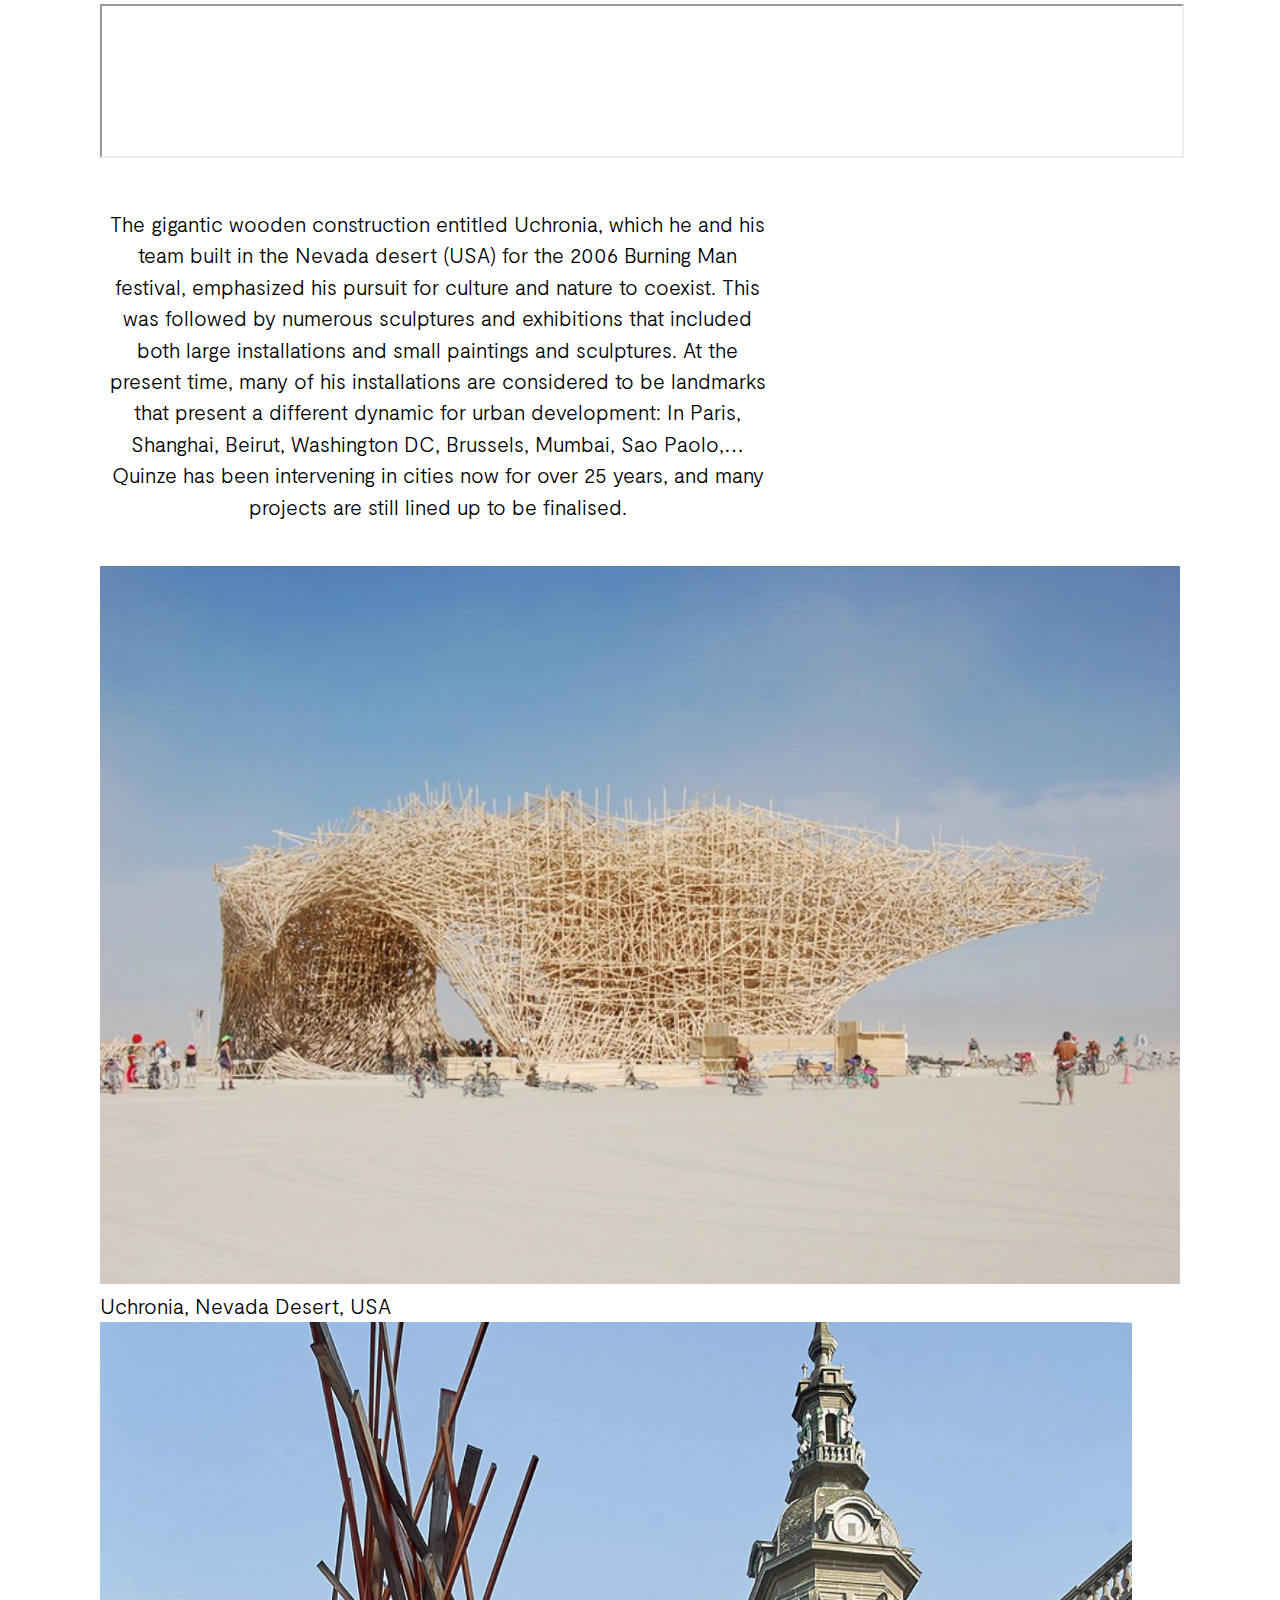
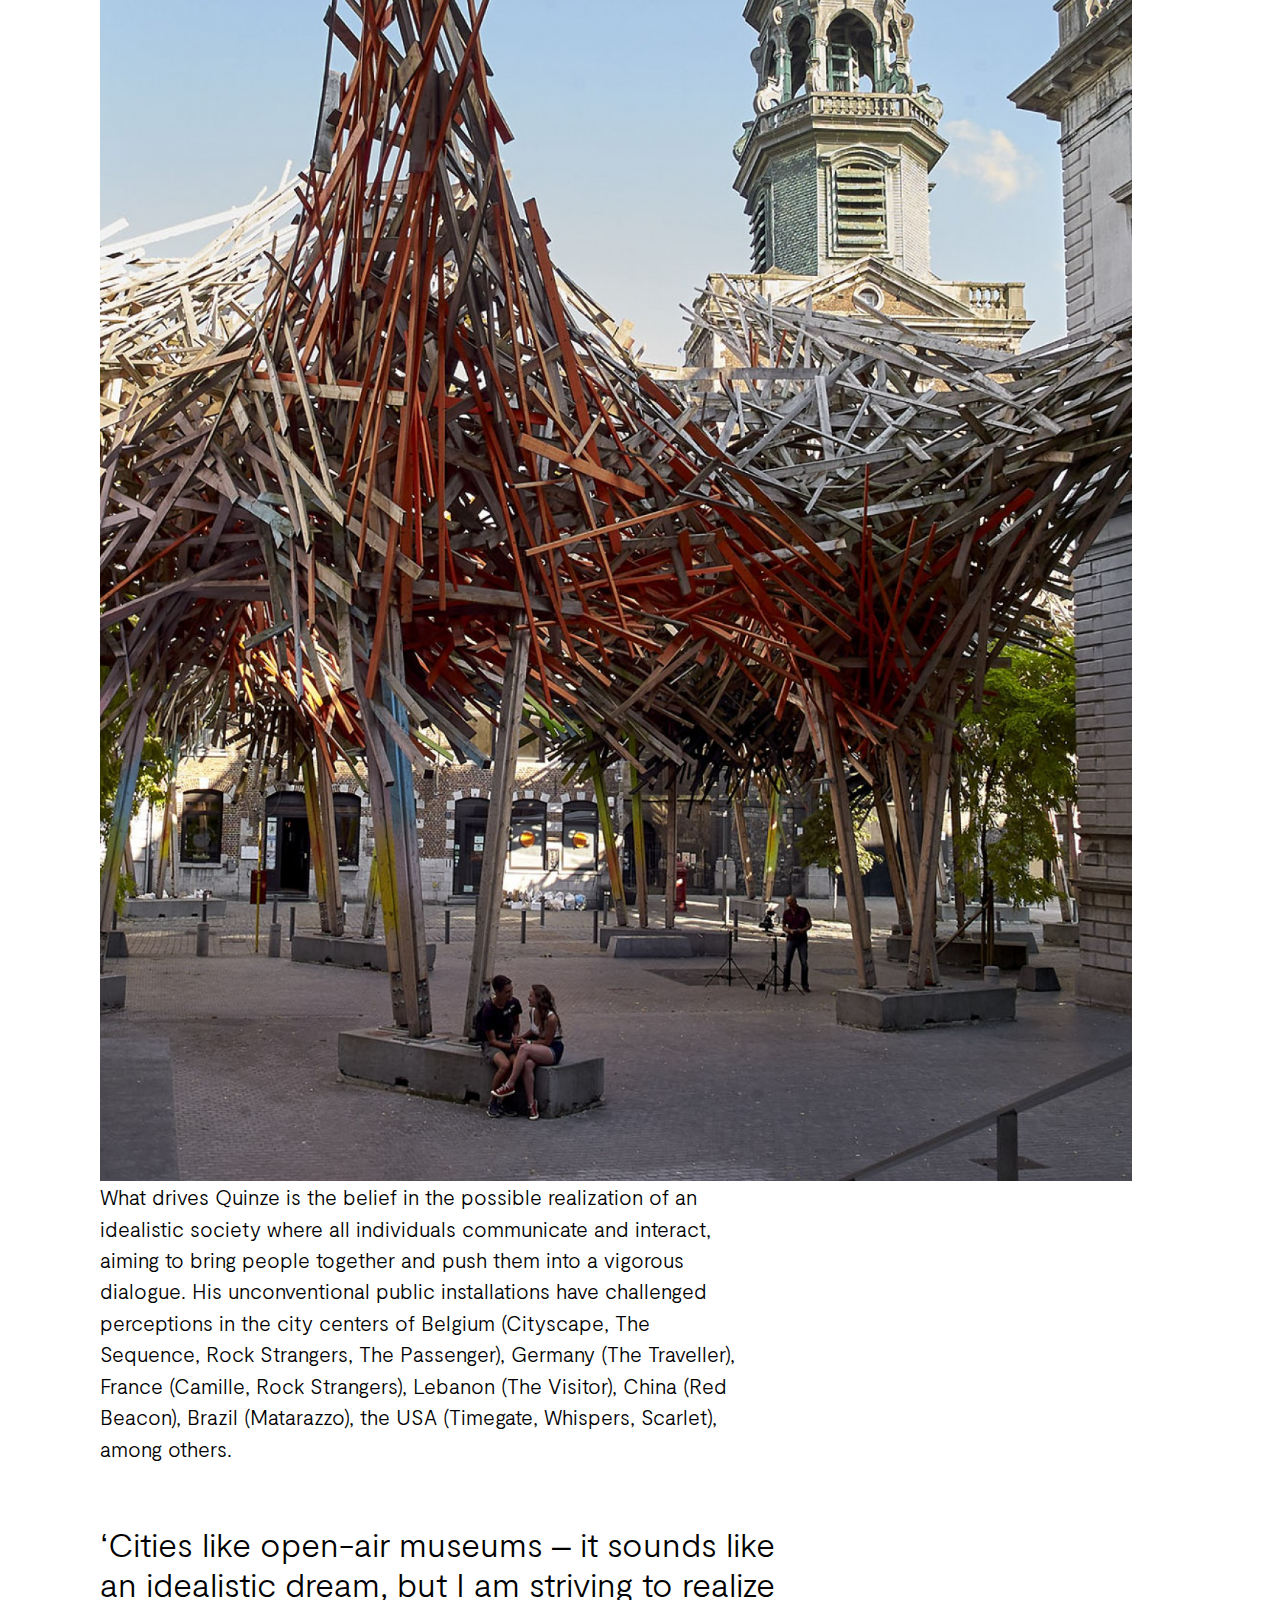
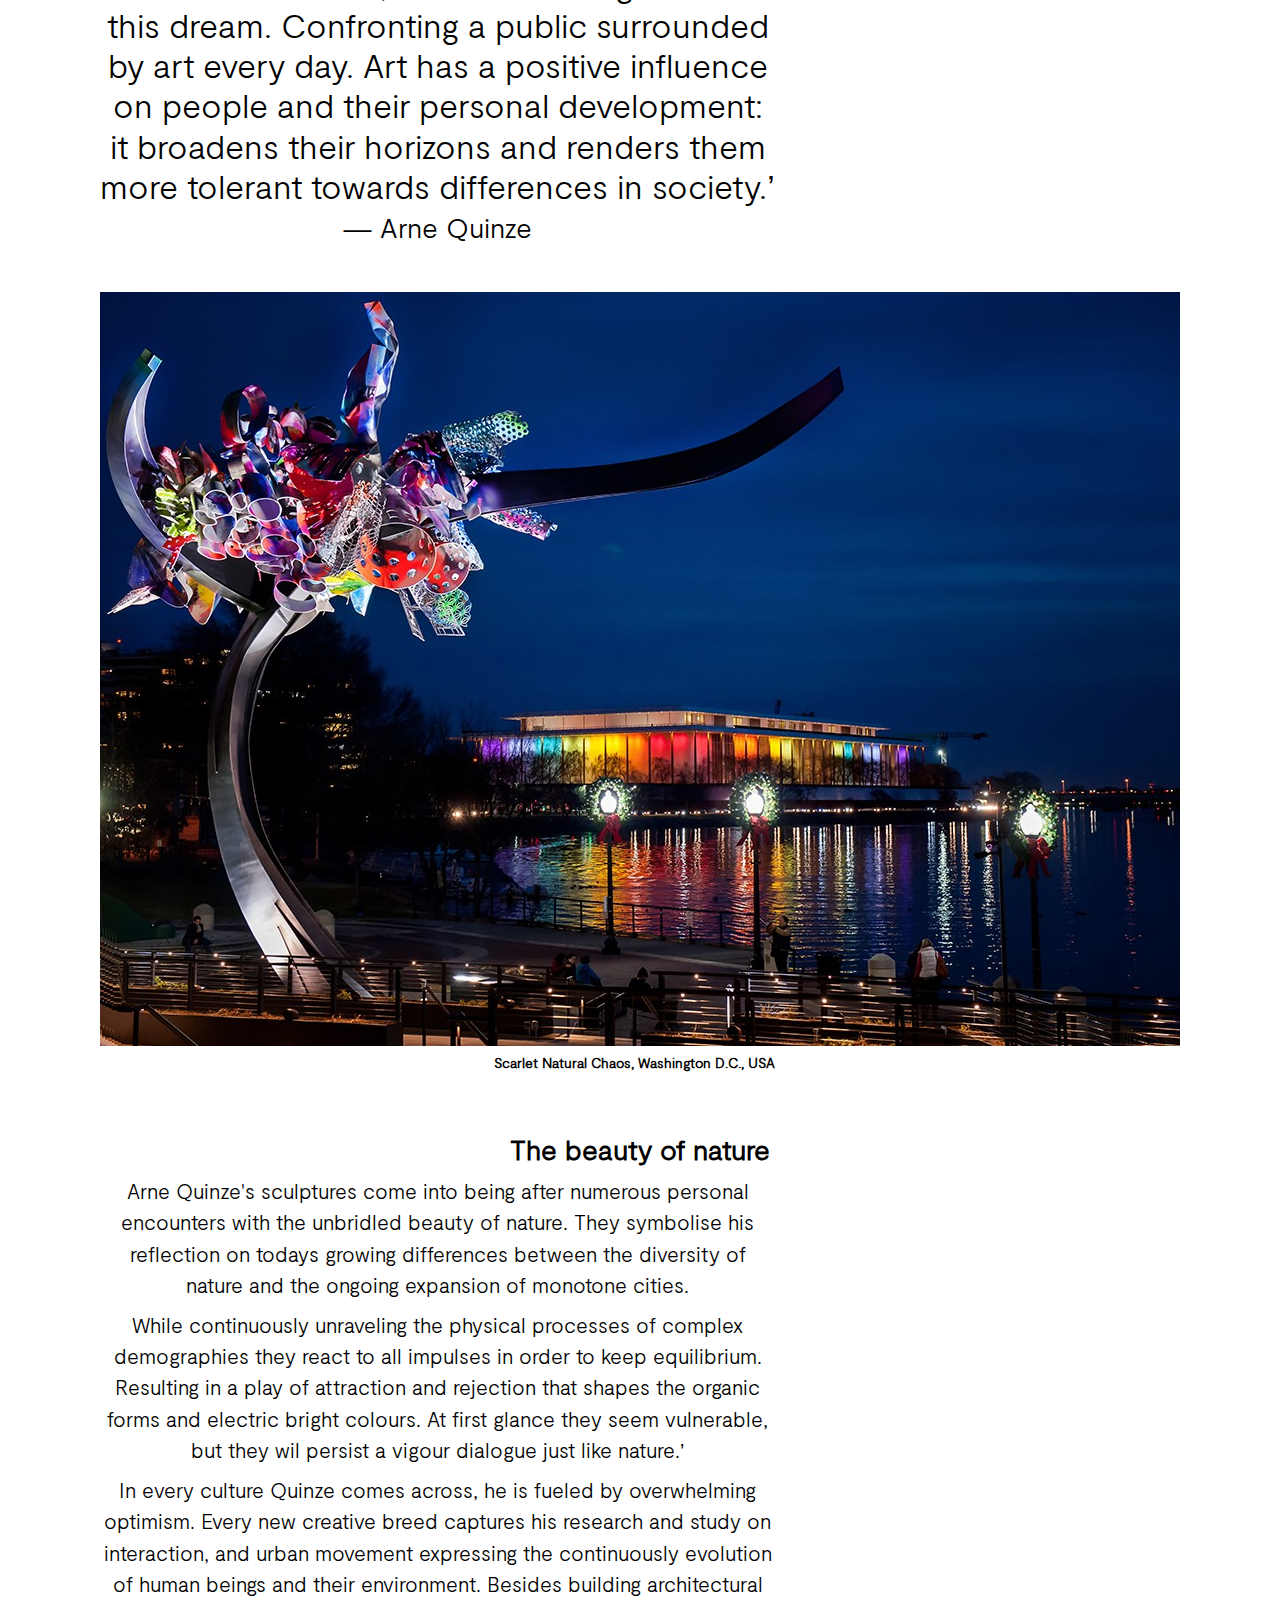
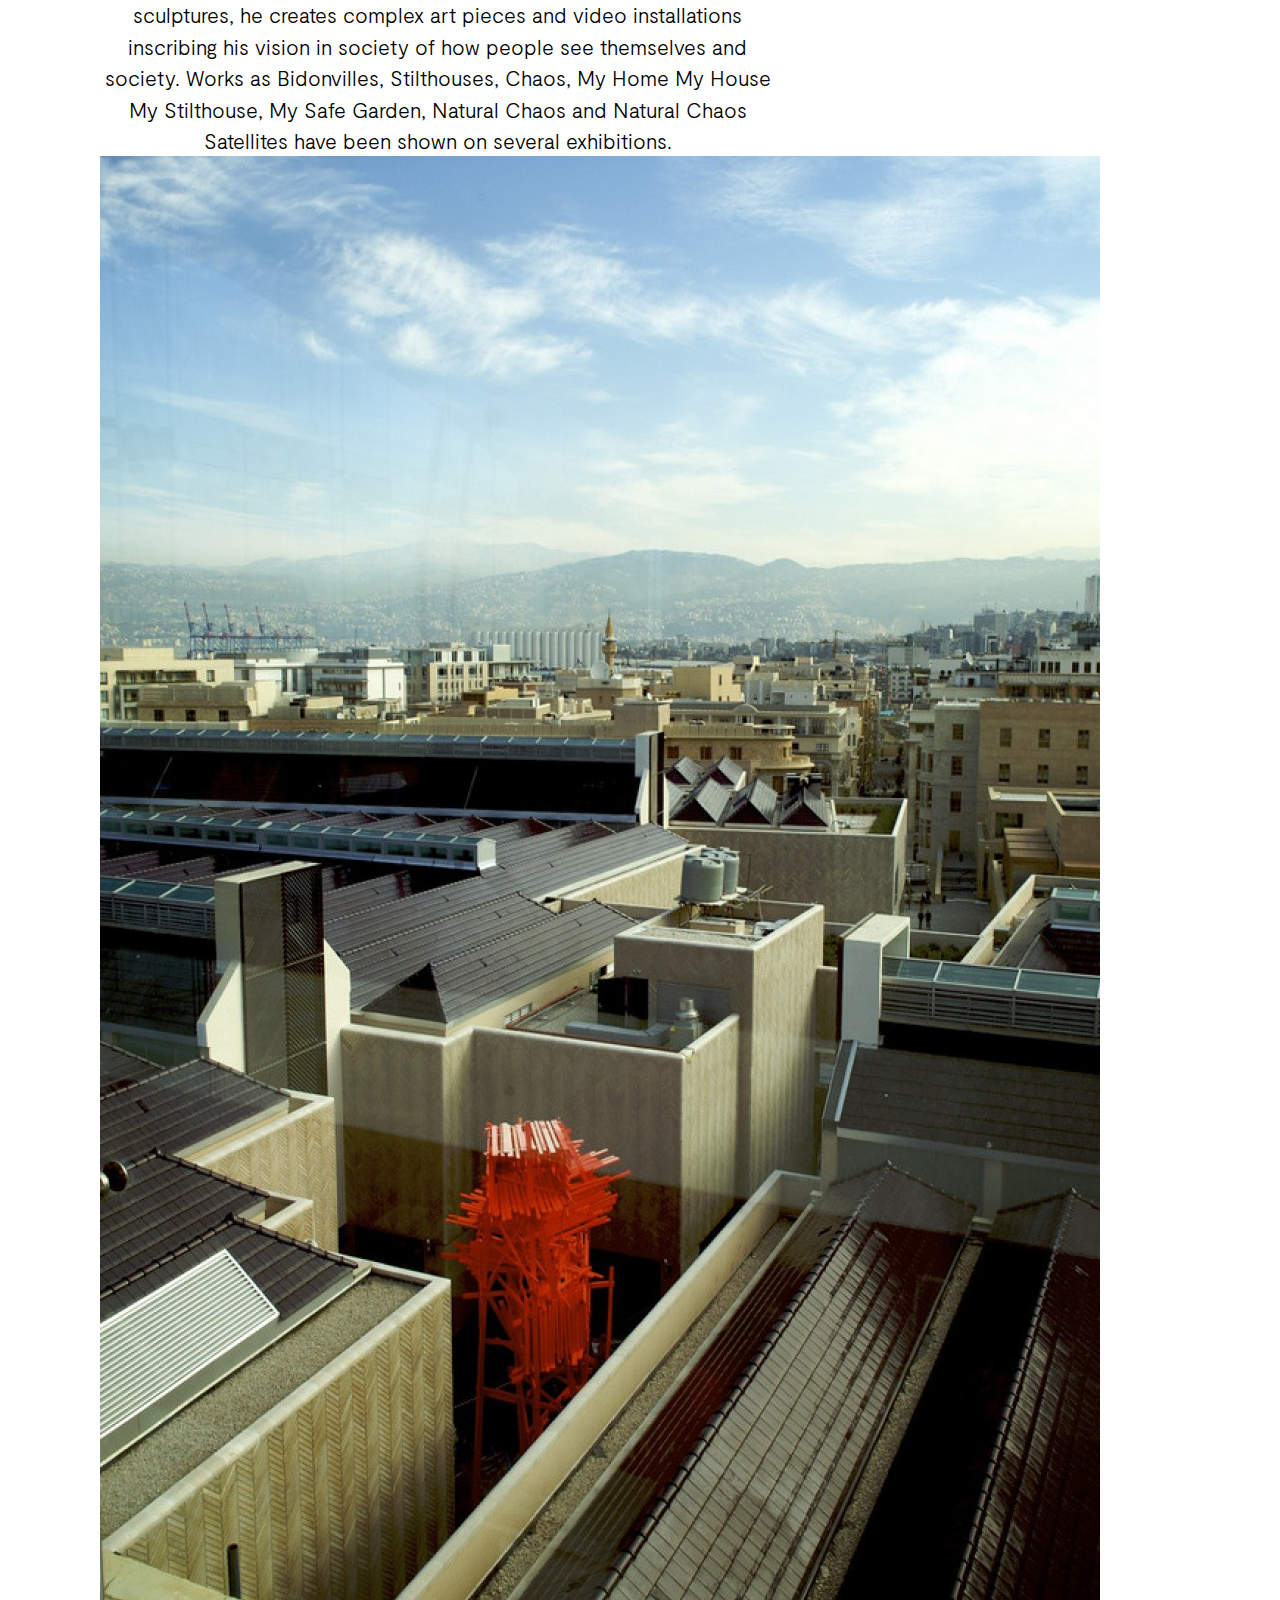
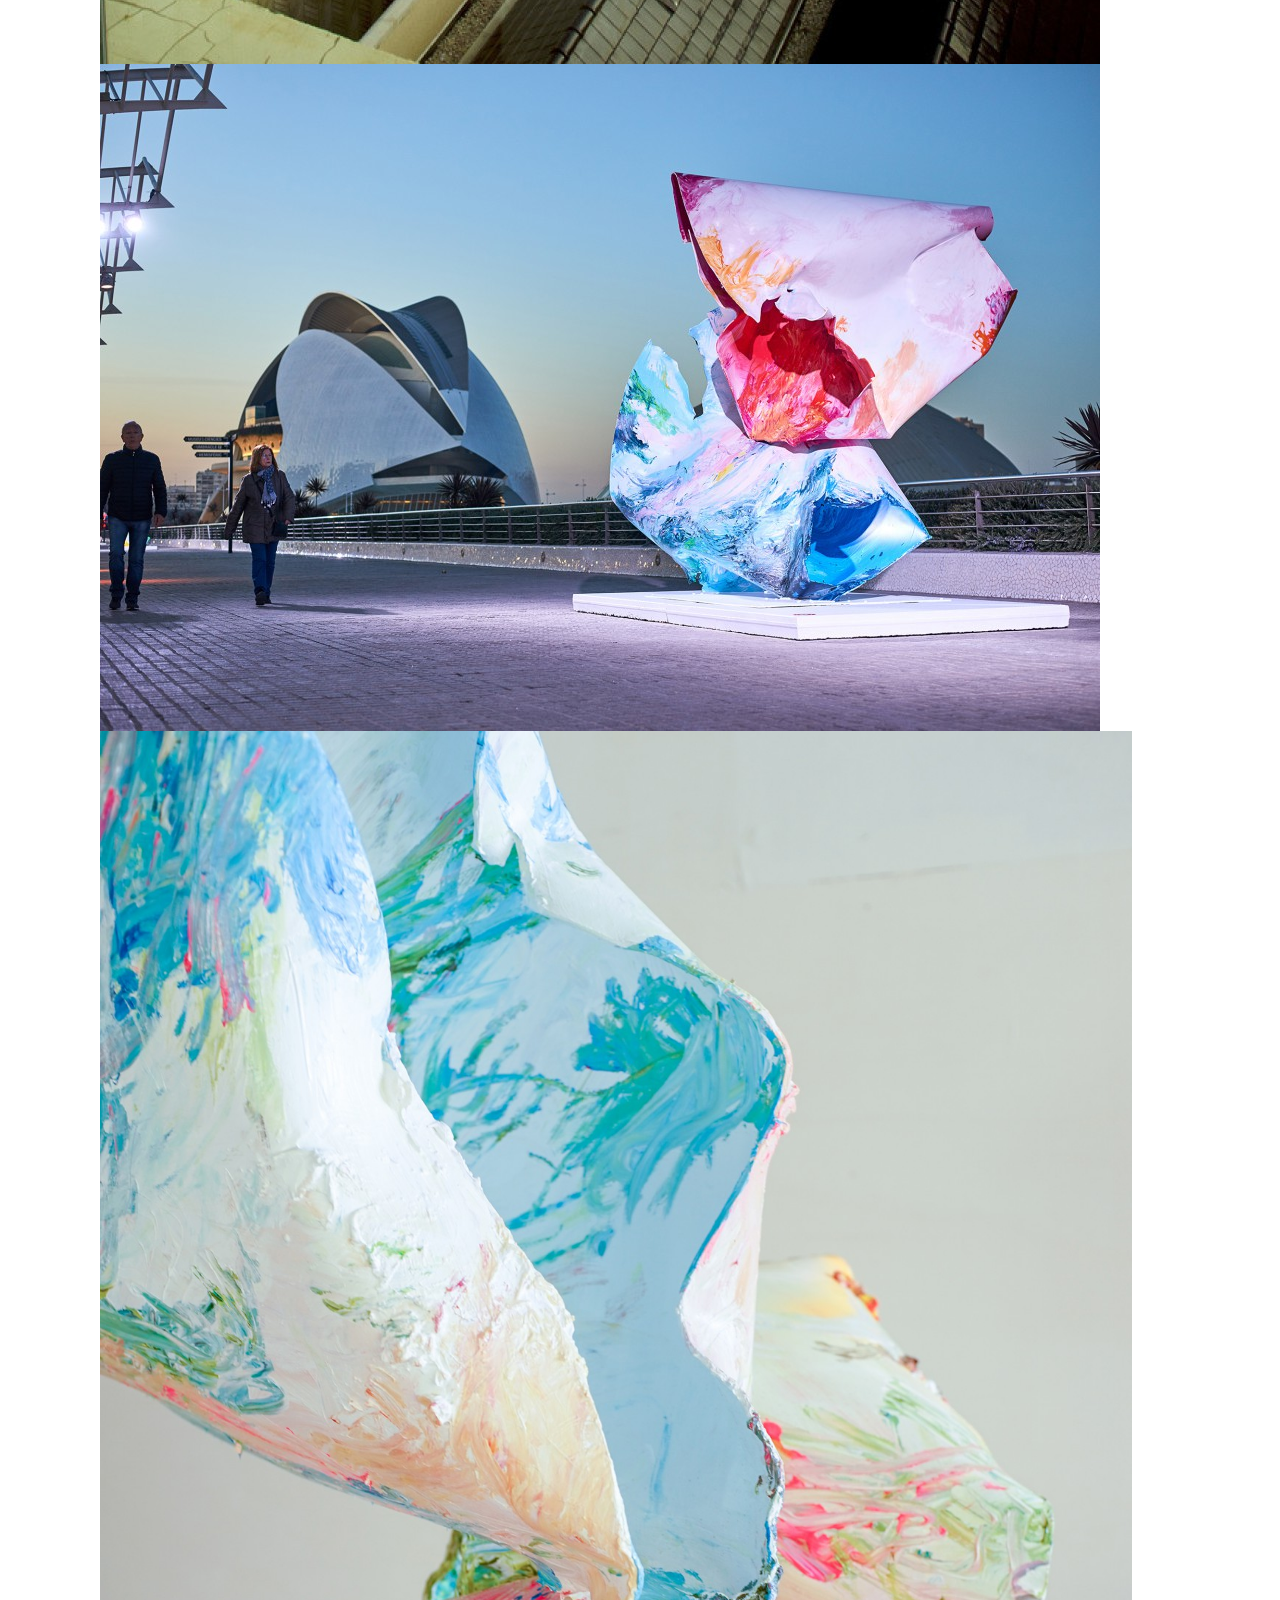
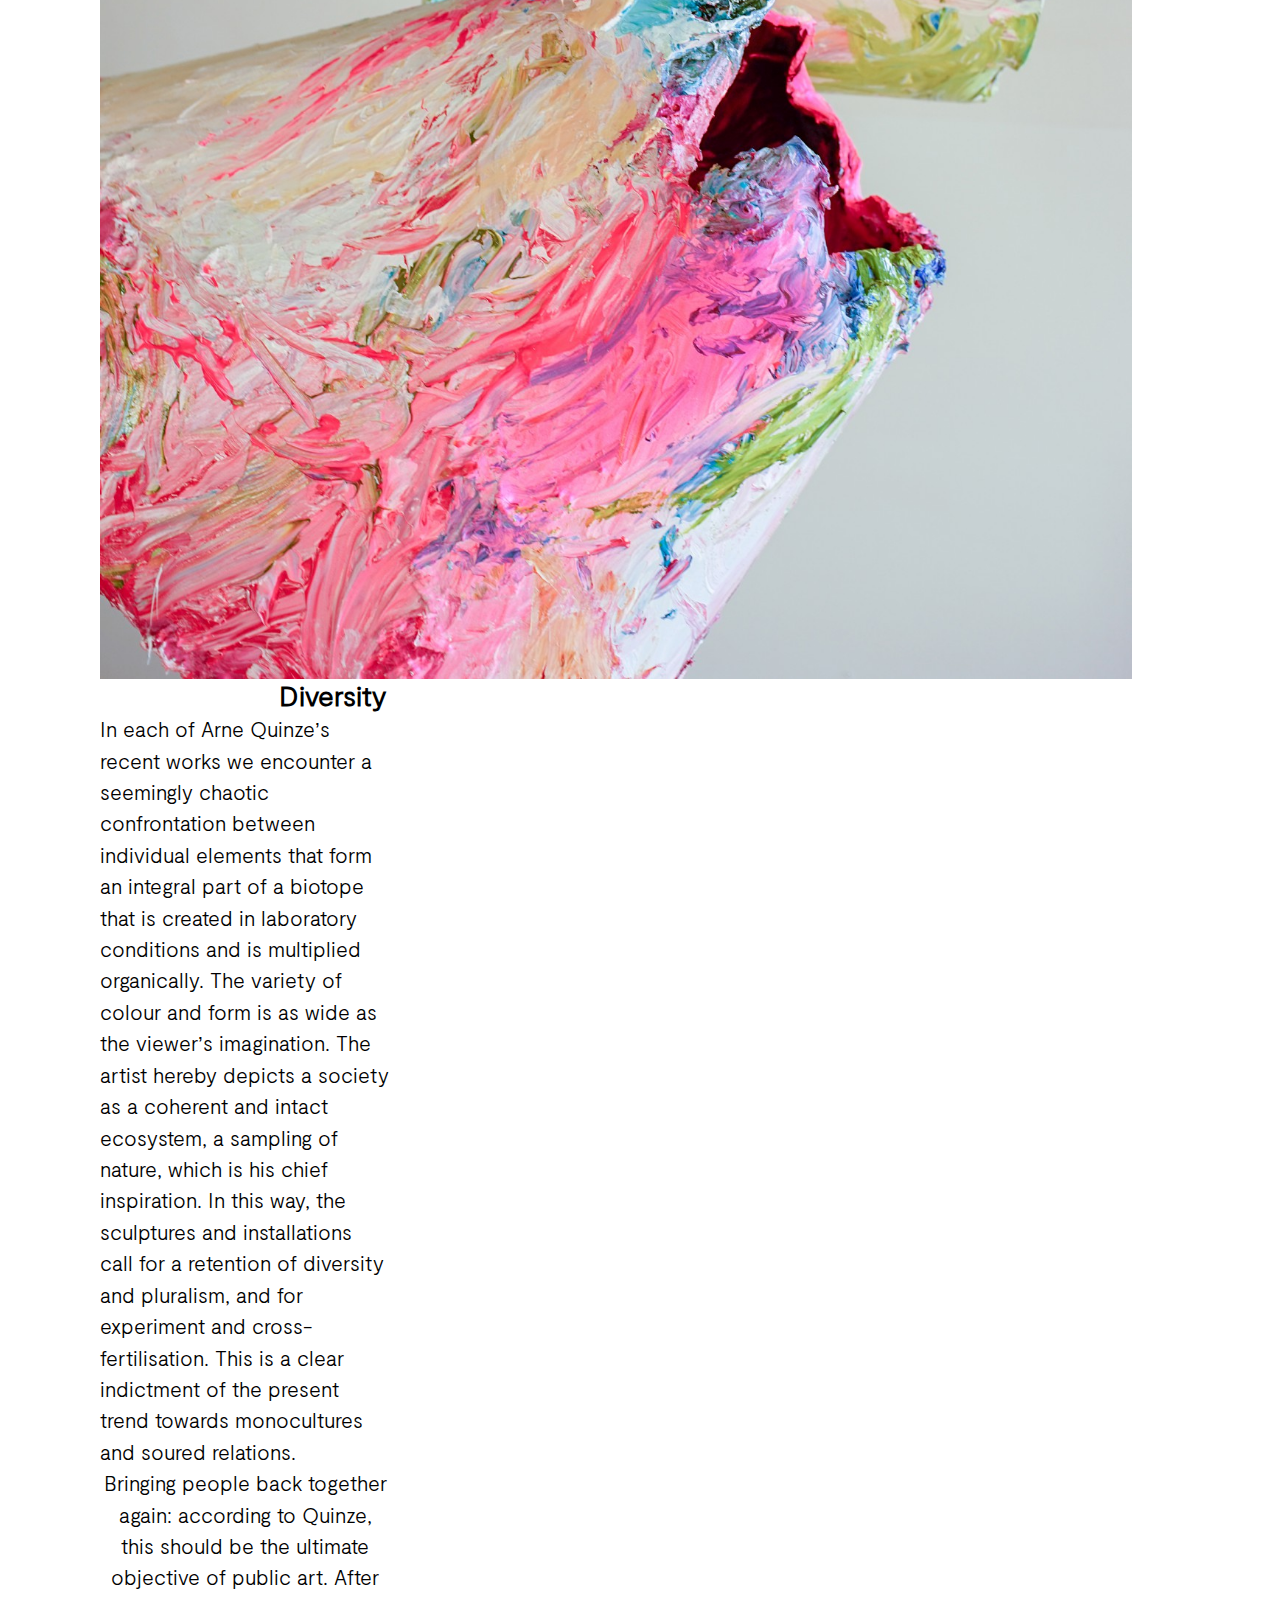
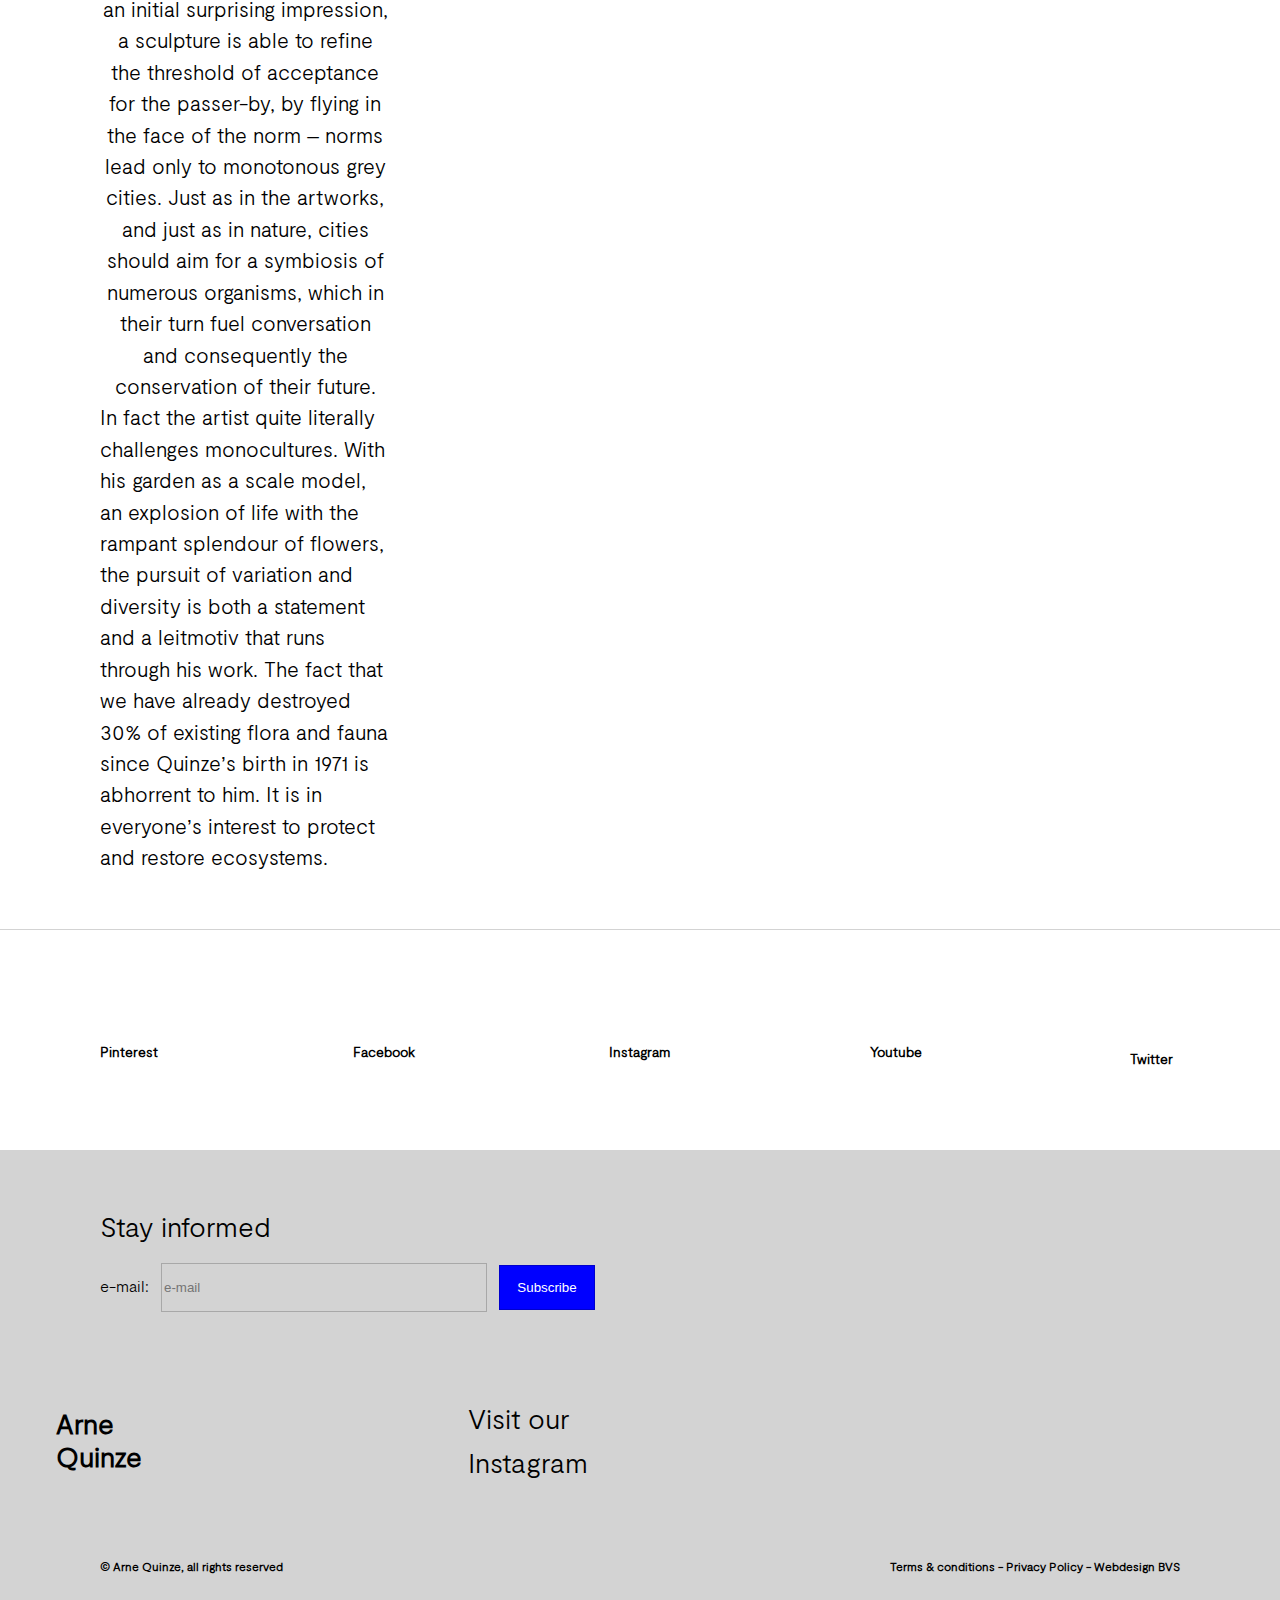
<file: biography.html>
﻿<!DOCTYPE html>
<html lang="en">
<head>
    <meta charset="UTF-8">
    <meta name="viewport" content="width=device-width, initial-scale=1.0">
    <link type="text/css" rel="stylesheet" href="static/css/style.css">
    <link type="text/css" rel="stylesheet" href="static/css/biography.css">
    <script type="text/javascript" src="static/js/code.js"></script>
    <title>Biography | Arne Quinze</title>
</head>
<body>
    <header>
        <nav>
            <div>
                <ul>
                    <li><a href="art-and-exhibitions/">Art &amp; Exhibitions</a></li>
                    <li><a href="biography.html" class="currentPage">Biography</a></li>
                    <li><a href="atelier-studio/">Atelier / Studio</a></li>
                    <li><a href="press/">Press</a></li>
                    <li><a href="contact.html">Contact</a></li>
                </ul>
            </div>
            <div>
                <a href="index.html"><img loading="lazy" src="static/img/logo.png" /></a>
            </div>
        </nav>
    </header>
    <main id="biography">
        <img loading="lazy" src="static/img/biography_img1.png" />
        <div>
            <h1>Biography</h1>
            <p>Arne Quinze is a Belgian contemporary artist, painter and sculptor. His work involves everything from small drawings and paintings, medium-sized sculptures to massive installations. Quinze was born in Belgium in 1971 and currently lives and works in Sint-Martens-Latem, a town near the Belgian city of Ghent. His early career in the 1980s was as a graffiti artist. He always questioned the role of our cities and started his search for cities to become open air museums. His work quickly evolved from Street Art to Public Art with recurring themes as social interaction, urbanisation and diversity.</p>
            <iframe loading="lazy" src="https://www.youtube.com/embed/_9c1WVA29Bc" allowfullscreen></iframe>
            <p>The gigantic wooden construction entitled Uchronia, which he and his team built in the Nevada desert (USA) for the 2006 Burning Man festival, emphasized his pursuit for culture and nature to coexist. This was followed by numerous sculptures and exhibitions that included both large installations and small paintings and sculptures. At the present time, many of his installations are considered to be landmarks that present a different dynamic for urban development: In Paris, Shanghai, Beirut, Washington DC, Brussels, Mumbai, Sao Paolo,… Quinze has been intervening in cities now for over 25 years, and many projects are still lined up to be finalised.</p>
            <img loading="lazy" src="static/img/biography_img2.png" />
            <p>Uchronia, Nevada Desert, USA</p>
            <section>
                <img loading="lazy" src="static/img/biography_img3.png" />
                <p>What drives Quinze is the belief in the possible realization of an idealistic society where all individuals communicate and interact, aiming to bring people together and push them into a vigorous dialogue. His unconventional public installations have challenged perceptions in the city centers of Belgium (Cityscape, The Sequence, Rock Strangers, The Passenger), Germany (The Traveller), France (Camille, Rock Strangers), Lebanon (The Visitor), China (Red Beacon), Brazil (Matarazzo), the USA (Timegate, Whispers, Scarlet), among others.</p>
            </section>
            <p>‘Cities like open-air museums – it sounds like an idealistic dream, but I am striving to realize this dream. Confronting a public surrounded by art every day. Art has a positive influence on people and their personal development: it broadens their horizons and renders them more tolerant towards differences in society.’</p>
            <p>— Arne Quinze</p>
            <img loading="lazy" src="static/img/biography_img4.png" />
            <p>Scarlet Natural Chaos, Washington D.C., USA</p>
        </div>
        <div>
            <h2>The beauty of nature</h2>
            <p>Arne Quinze's sculptures come into being after numerous personal encounters with the unbridled beauty of nature. They symbolise his reflection on todays growing differences between the diversity of nature and the ongoing expansion of monotone cities.</p>
            <p>While continuously unraveling the physical processes of complex demographies they react to all impulses in order to keep equilibrium. Resulting in a play of attraction and rejection that shapes the organic forms and electric bright colours. At first glance they seem vulnerable, but they wil persist a vigour dialogue just like nature.’</p>
            <p>In every culture Quinze comes across, he is fueled by overwhelming optimism. Every new creative breed captures his research and study on interaction, and urban movement expressing the continuously evolution of human beings and their environment. Besides building architectural sculptures, he creates complex art pieces and video installations inscribing his vision in society of how people see themselves and society. Works as Bidonvilles, Stilthouses, Chaos, My Home My House My Stilthouse, My Safe Garden, Natural Chaos and Natural Chaos Satellites have been shown on several exhibitions. </p>
            <section>
                <img loading="lazy" src="static/img/biography_img5.png" />
                <img loading="lazy" src="static/img/biography_img6.png" />
            </section>        
        </div>
        <div>
            <section>
                <img loading="lazy" src="static/img/biography_img7.png" />
                <div>
                    <h2>Diversity</h2>
                    <p>In each of Arne Quinze’s recent works we encounter a seemingly chaotic confrontation between individual elements that form an integral part of a biotope that is created in laboratory conditions and is multiplied organically. The variety of colour and form is as wide as the viewer’s imagination. The artist hereby depicts a society as a coherent and intact ecosystem, a sampling of nature, which is his chief inspiration. In this way, the sculptures and installations call for a retention of diversity and pluralism, and for experiment and cross-fertilisation. This is a clear indictment of the present trend towards monocultures and soured relations.</p>
                    <p>Bringing people back together again: according to Quinze, this should be the ultimate objective of public art. After an initial surprising impression, a sculpture is able to refine the threshold of acceptance for the passer-by, by flying in the face of the norm – norms lead only to monotonous grey cities. Just as in the artworks, and just as in nature, cities should aim for a symbiosis of numerous organisms, which in their turn fuel conversation and consequently the conservation of their future.</p>
                    <p>In fact the artist quite literally challenges monocultures. With his garden as a scale model, an explosion of life with the rampant splendour of flowers, the pursuit of variation and diversity is both a statement and a leitmotiv that runs through his work. The fact that we have already destroyed 30% of existing flora and fauna since Quinze’s birth in 1971 is abhorrent to him. It is in everyone’s interest to protect and restore ecosystems.</p>
                </div>
            </section>
            <section>
                <img loading="lazy" src="static/img/biography_img8.png" />
                <img loading="lazy" src="static/img/biography_img9.png" />
            </section>
        </div>
    </main>
    <footer>
        <div>
            <section>
                <div>
                    <a href="https://nl.pinterest.com/arnequinze/">
                        <img loading="lazy" src="static/img/social-icons/pinterest-square-brands.svg" />
                        <p>Pinterest</p>
                    </a>
                </div>
                <div>
                    <a href="https://www.facebook.com/arnequinze">
                        <img loading="lazy" src="static/img/social-icons/facebook-square-brands.svg" />
                        <p>Facebook</p>
                    </a>
                </div>
                <div>
                    <a href="https://www.instagram.com/arnequinze/">
                        <img loading="lazy" src="static/img/social-icons/instagram-brands.svg" />
                        <p>Instagram</p>
                    </a>
                </div>
                <div>
                    <a href="https://www.youtube.com/user/QuinzeArne">
                        <img loading="lazy" src="static/img/social-icons/youtube-brands.svg" />
                        <p>Youtube</p>
                    </a>
                </div>
                <div>
                    <a href="https://www.arnequinze.com/">
                        <img loading="lazy" src="static/img/social-icons/twitter-brands.svg" />
                        <p>Twitter</p>
                    </a>
                </div>
            </section>
        </div>
        <div>
            <h2>Stay informed</h2>
            <form>
                <label for="email">e-mail: </label>
                <input type="email" placeholder="e-mail" />
                <input type="submit" value="Subscribe" />
            </form>
        </div>
        <div>
            <section>
                <h2>Arne<br />Quinze</h2>
                <h2><a href="https://www.instagram.com/arnequinze/">Visit our<br />Instagram</a></h2>
            </section>
            <section>
                <a href="https://www.instagram.com/p/CWqt3nNol1k/"><img loading="lazy" src="static/img/index/2714183459213040996.jpg" /></a>
                <a href="https://www.instagram.com/p/CWoTmVKov8z"><img loading="lazy" src="static/img/index/2713504972441583411.jpg" /></a>
                <a href="https://www.instagram.com/p/CWla8ojorgu"><img loading="lazy" src="static/img/index/2712692866486024238.jpg" /></a>
                <a href="https://www.instagram.com/p/CWgkzjdoyTw"><img loading="lazy" src="static/img/index/2711328848122946800.jpg" /></a>
                <a href="https://www.instagram.com/p/CWWBtN0Izvf"><img loading="lazy" src="static/img/index/2708359731166264287.jpg" /></a>
            </section>
        </div>
        <section>
            <p>&copy; Arne Quinze, all rights reserved</p>
            <p>
                <a href="https://www.arnequinze.com/terms-and-conditions">Terms &amp; conditions</a>
                <span> - </span>
                <a href="https://www.arnequinze.com/privacy-policy">Privacy Policy</a>
                <span> - </span>
                <a href="">Webdesign BVS</a>
            </p>
        </section>
    </footer>
    <div>
        <a href="#">Go to top</a>
    </div>
</body>
</html>
</file>
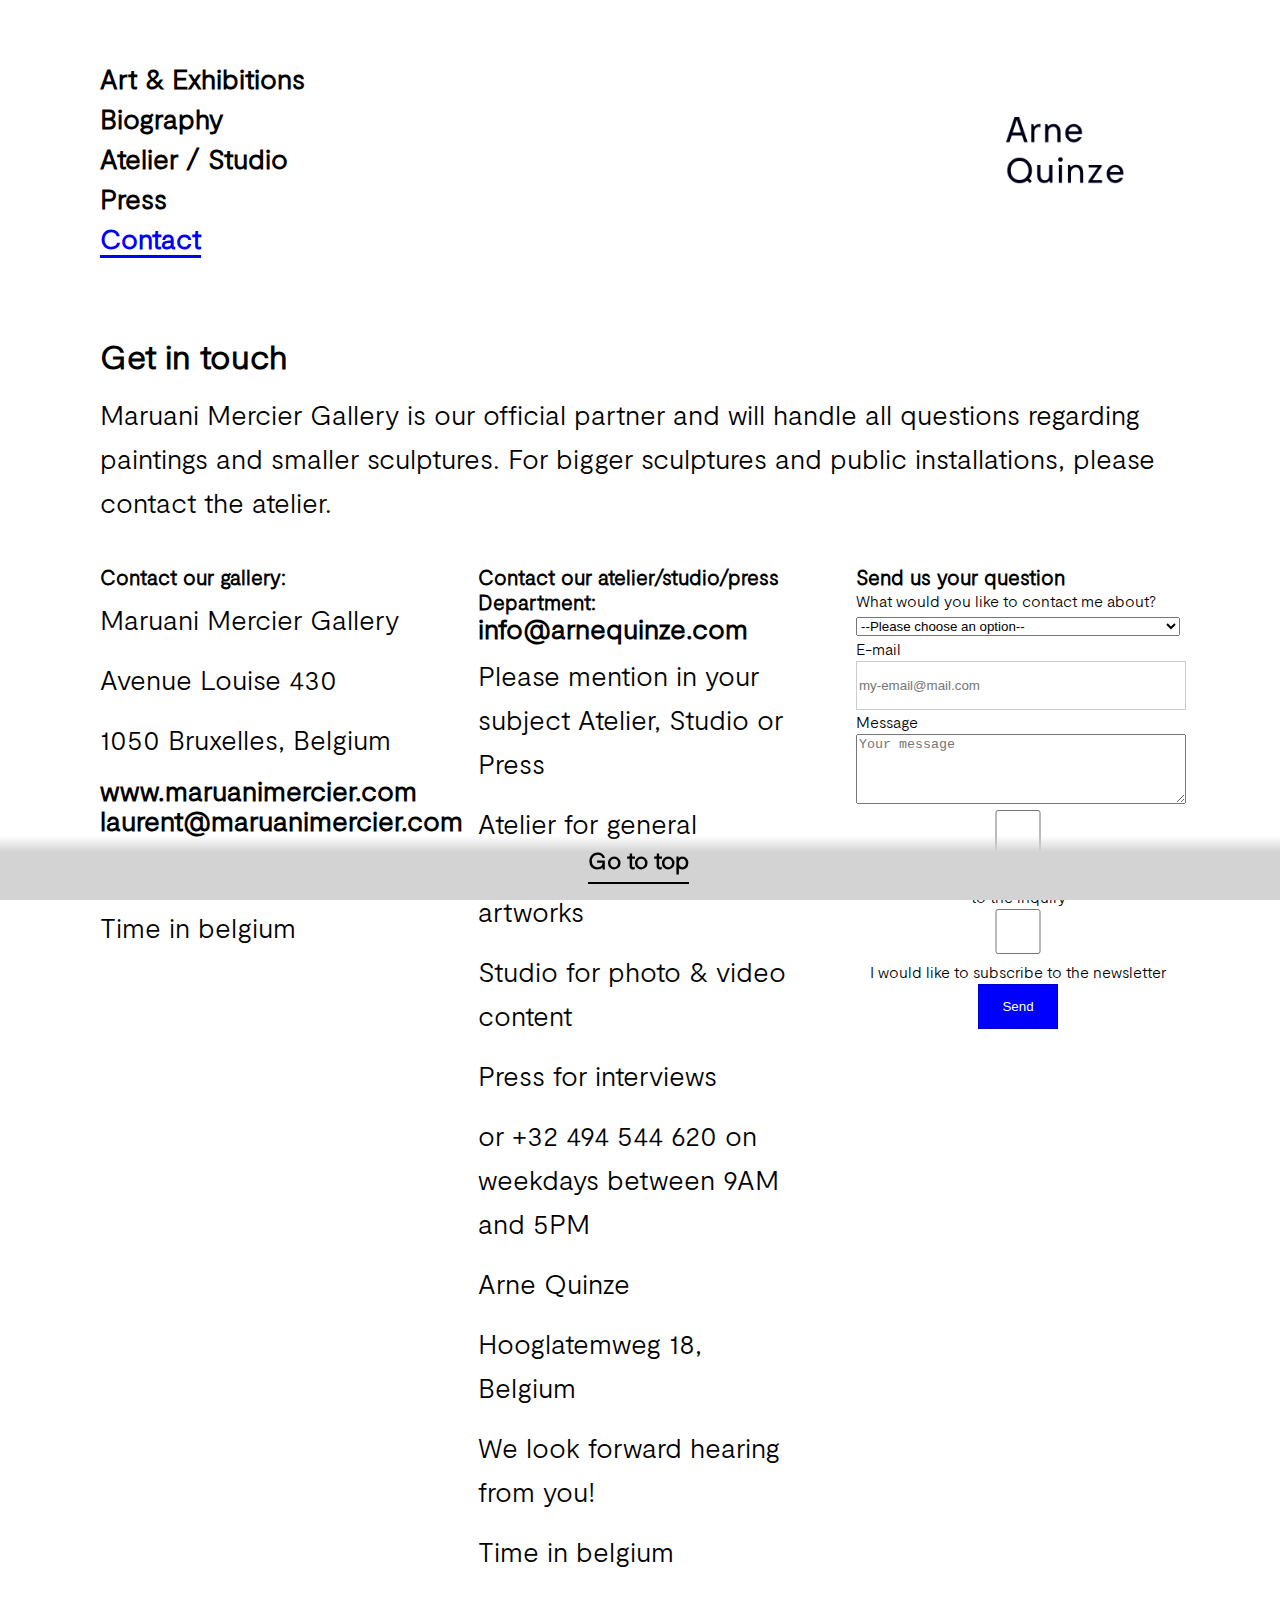
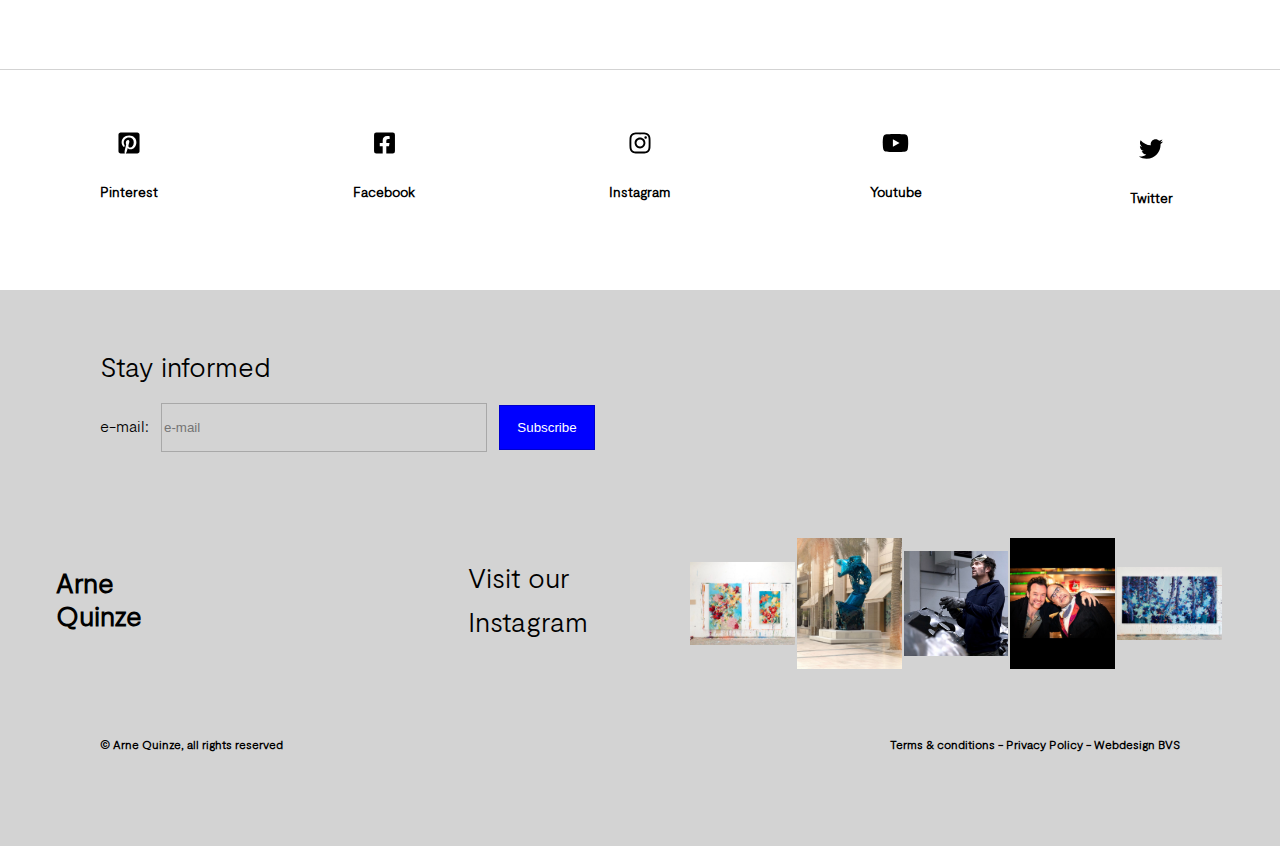
<file: contact.html>
﻿<!DOCTYPE html>
<html lang="en">
<head>
    <meta charset="UTF-8">
    <meta name="viewport" content="width=device-width, initial-scale=1.0">
    <link type="text/css" rel="stylesheet" href="static/css/style.css">
    <link type="text/css" rel="stylesheet" href="static/css/contact.css">
    <script type="text/javascript" src="static/js/code.js"></script>
    <title>Contact | Arne Quinze</title>
</head>
<body>
    <header>
        <nav>
            <div>
                <ul>
                    <li><a href="art-and-exhibitions/">Art &amp; Exhibitions</a></li>
                    <li><a href="biography.html">Biography</a></li>
                    <li><a href="atelier-studio/">Atelier / Studio</a></li>
                    <li><a href="press/">Press</a></li>
                    <li><a href="contact.html" class="currentPage">Contact</a></li>
                </ul>
            </div>
            <div>
                <a href="index.html"><img loading="lazy" src="static/img/logo.png" /></a>
            </div>
        </nav>
    </header>
    <main id="contact">
        <h1>Get in touch</h1>
        <p>Maruani Mercier Gallery is our official partner and will handle all questions regarding paintings and smaller sculptures. For bigger sculptures and public installations, please contact the atelier.</p>
        <section>
            <div>
                <h2>Contact our gallery:</h2>
                <p>Maruani Mercier Gallery</p>
                <p>Avenue Louise 430</p>
                <p>1050 Bruxelles, Belgium</p>
                <a href="">www.maruanimercier.com</a>
                <a href="">laurent@maruanimercier.com</a>
                <p>+32 (0) 2 512 50 10</p>
                <p class="currentTime">Time in belgium </p>
            </div>
            <div>
                <h2>Contact our atelier/studio/press Department:</h2>
                <a href="">info@arnequinze.com</a>
                <p>Please mention in your subject Atelier, Studio or Press</p>
                <p>Atelier for general enquiries & sales artworks</p>
                <p>Studio for photo & video content</p>
                <p>Press for interviews</p>
                <p>or +32 494 544 620 on weekdays between 9AM and 5PM</p>
                <p>Arne Quinze</p>
                <p>Hooglatemweg 18, Belgium</p>
                <p>We look forward hearing from you!</p>
                <p class="currentTime">Time in belgium </p>
            </div>
            <div>
                <h2>Send us your question</h2>
                <form>
                    <div>
                        <label for="subject">What would you like to contact me about?</label> <br />
                        <select name="subject">
                            <option>--Please choose an option--</option>
                            <option value="purchase">Purchase a work</option>
                            <option value="question">Question about a public work</option>
                            <option value="other">Other</option>
                        </select>
                    </div>
                    <div>
                        <label for="mail">E-mail</label> <br />
                        <input type="email" placeholder="my-email@mail.com" name="mail" />
                    </div>
                    <div>
                        <label for="message">Message</label> <br />
                        <textarea placeholder="Your message" name="message"></textarea>
                    </div>
                    <div>
                        <input type="checkbox" name="consent" />
                        <span>I consent to let my data be used to respond to the inquiry</span>
                    </div>
                    <div>
                        <input type="checkbox" name="subscribe" />
                        <span>I would like to subscribe to the newsletter</span>
                    </div>
                    <div>
                        <input type="submit" value="Send" />
                    </div>
                </form>
            </div>
        </section>

    </main>
    <footer>
        <div>
            <section>
                <div>
                    <a href="https://nl.pinterest.com/arnequinze/">
                        <img loading="lazy" src="static/img/social-icons/pinterest-square-brands.svg" />
                        <p>Pinterest</p>
                    </a>
                </div>
                <div>
                    <a href="https://www.facebook.com/arnequinze">
                        <img loading="lazy" src="static/img/social-icons/facebook-square-brands.svg" />
                        <p>Facebook</p>
                    </a>
                </div>
                <div>
                    <a href="https://www.instagram.com/arnequinze/">
                        <img loading="lazy" src="static/img/social-icons/instagram-brands.svg" />
                        <p>Instagram</p>
                    </a>
                </div>
                <div>
                    <a href="https://www.youtube.com/user/QuinzeArne">
                        <img loading="lazy" src="static/img/social-icons/youtube-brands.svg" />
                        <p>Youtube</p>
                    </a>
                </div>
                <div>
                    <a href="https://www.arnequinze.com/">
                        <img loading="lazy" src="static/img/social-icons/twitter-brands.svg" />
                        <p>Twitter</p>
                    </a>
                </div>
            </section>
        </div>
        <div>
            <h2>Stay informed</h2>
            <form>
                <label for="email">e-mail: </label>
                <input type="email" placeholder="e-mail" />
                <input type="submit" value="Subscribe" />
            </form>
        </div>
        <div>
            <section>
                <h2>Arne<br />Quinze</h2>
                <h2><a href="https://www.instagram.com/arnequinze/">Visit our<br />Instagram</a></h2>
            </section>
            <section>
                <a href="https://www.instagram.com/p/CWqt3nNol1k/"><img loading="lazy" src="static/img/index/2714183459213040996.jpg" /></a>
                <a href="https://www.instagram.com/p/CWoTmVKov8z"><img loading="lazy" src="static/img/index/2713504972441583411.jpg" /></a>
                <a href="https://www.instagram.com/p/CWla8ojorgu"><img loading="lazy" src="static/img/index/2712692866486024238.jpg" /></a>
                <a href="https://www.instagram.com/p/CWgkzjdoyTw"><img loading="lazy" src="static/img/index/2711328848122946800.jpg" /></a>
                <a href="https://www.instagram.com/p/CWWBtN0Izvf"><img loading="lazy" src="static/img/index/2708359731166264287.jpg" /></a>
            </section>
        </div>
        <section>
            <p>&copy; Arne Quinze, all rights reserved</p>
            <p>
                <a href="https://www.arnequinze.com/terms-and-conditions">Terms &amp; conditions</a>
                <span> - </span>
                <a href="https://www.arnequinze.com/privacy-policy">Privacy Policy</a>
                <span> - </span>
                <a href="">Webdesign BVS</a>
            </p>
        </section>
    </footer>
    <div>
        <a href="#">Go to top</a>
    </div>
</body>
</html>
</file>
<file: static/css/style.css>
@font-face {
    font-family: "Mod";
    src: url('/fonts/Moderat-Regular.woff2') format('woff2'),
        url('/fonts/Moderat-Regular.woff') format('woff');
    font-weight: normal;
    font-style: normal;
}

@font-face {
    font-family: "Mod";
    src: url('/fonts/Moderat-Light.woff2') format('woff2'),
        url('/fonts/Moderat-Light.woff') format('woff');
    font-weight: lighter;
    font-style: normal;
}

html {
    scroll-behavior: smooth;
}

body {
    font-family: "Mod", Arial, Helvetica, sans-serif;
    font-weight: normal;
    font-style: normal;
    color: black;
    margin:0;
    line-height:1.5;
}

main {
    padding-top: 1.5rem;
}

footer {
    border-top: 1px solid lightgray;
    background: lightgray;
}

nav, main, footer > div, footer > section{
    width: 85rem;
    max-width: calc(100% - 2rem);
    margin: 2rem auto;
    justify-content: space-between;
    align-items: center;
}

nav, footer > div, footer > section{
    display: flex;
}

@media (min-width: 45rem) {
    nav, main, footer > div, footer > section {
        max-width: calc(100% - 7rem);
        margin: 3.5rem auto;
    }
}

@media (min-width: 64rem) {
    nav, main, footer > div, footer > section {
        max-width: calc(100% - 12.5rem);
    }
}

section {
    display: flex;
    flex-wrap: wrap;
    padding: 1.5rem 0;
    justify-content: space-between;
    width: 100%;
    margin: 0 auto;
}

@media (min-width: 45rem) {
    section {
        margin: 0;
        max-width: calc(100% - 3rem);
        align-items:center;
    }
}

main > section {
    justify-content: normal;
}

@media (min-width: 45rem) {
    main > section div {
        margin-left: 6.25rem;
        margin-right: -6.25rem;
        width: calc(34% - 3.5rem);
    }
}

@media (min-width: 64rem) {
    main > section div {
        margin-left: 6.25rem;
        margin-right: -12.5rem;
        width: calc(33.3% - 3.5rem);
    }
}

input {
    border: 1px solid rgba(0,0,0,0.2);
    align-items: center;
    background: none;
    width:calc(100% - 4.7rem);
    max-width: 20rem;
    height: 2.81rem;
    margin: 0 0.5rem;
}

h1 {
    margin: 0 auto;
    margin-top: 2rem;
    font-size: 2.1rem;
    line-height: 1.2;
}

@media (min-width: 64rem) {
    h1 {
        font-size: 2.63rem;
        margin-top: 2.75rem;
    }
}

h2 {
    margin: 0 auto;
    font-size: 2.1rem;
    line-height: 1.2;
}

@media (min-width: 64rem) {
    h2 {
        font-size: 2.63rem;
    }
}


footer h2 {
    margin: 0 0 1.25rem 0;
    font-size: 1.75rem;
    font-weight: normal;
}

p {
    margin: 1rem auto;
    font-size: 1.05rem;
    line-height: 1.65rem;
}

@media (min-width: 64rem) {
    p {
        font-size: 1.75rem;
        line-height: 2.75rem;
        margin: 1rem 0;
    }
}

@media (min-width: 64rem) {
    p {
        font-size: 1.75rem;
        line-height: 2.75rem;
        margin: 1rem 0;
    }
}

main > section p {
    margin-top: 0.5rem;
}

ul {
    margin: 0 auto;
    list-style-type: none;
    padding: 0;
    font-size: 1.4rem;
    line-height: 1.5;
}

li {
    height: 2rem;
}

@media (min-width: 45rem) {
    li {
        height: 2.5rem;
    }
}

a {
    text-decoration: none;
    border-bottom: 2px solid;
    font-size: 1.05rem;
    color: black;
    font-weight: bolder;
}

@media (min-width: 64rem) {
    a {
        font-size: 1.75rem;
        line-height: 2.75rem;
    }
}

a:hover {
    color: blue;
}

main > section a {
    line-height: 1.65rem;
    border: 0;
}

main > section a:hover {
    border-bottom: 2px solid;
}

nav a, footer a{
    border: none;
    font-size: 1.15rem;
}

@media (min-width: 45rem) {
    nav a {
        font-size: 1.75rem;
    }
}

h2 a {
    font-size: 1.75rem;
    font-weight: normal;
}

img {
    margin-left: -1rem;
    margin-bottom: 3.75rem;
    max-width: calc(100% + 1rem);
}

@media (min-width: 45rem) {
    img {
        width: 7.35rem;
        padding-right: 3.5rem;
    }
}

@media (min-width: 45rem) {
    main > section img {
        margin-left: -3.5rem;
        width: 100%;
        max-width: calc(66.6% + 3.5rem);
        padding: 0;
        height: fit-content;
    }
}

@media (min-width: 64rem) {
    main > section img {
        margin-left: -6.25rem;
        max-width: calc(66.6% + 6.25rem);
    }
}

nav img {
    width: 4.3rem;
    margin: 0;
}

@media (min-width: 45rem) {
    nav img {
        width: 7.35rem;
    }
}

footer img {
    height: 1.5rem;
    margin: 0;
}

@media (min-width: 45rem) {
    footer img {
        padding: 0;
    }
}

footer p {
    font-size: 0.88rem;
    margin: 0;
}

footer > div:first-of-type {
    background-color: white;
    max-width: 100%;
    margin: 0;
    width: 100%
}

@media (min-width: 64rem) {
    footer > div:first-of-type > section {
        max-width: calc(100% - 25rem);
    }
}

footer > div:first-of-type > section div:last-of-type {
    margin-bottom: 0.4rem;
}

@media (min-width: 45rem) {
    footer > div:first-of-type > section div:last-of-type {
        margin-top: 0;
    }
}

@media (min-width: 45rem) {
    footer > div:first-of-type > section {
        width: 85rem;
        max-width: calc(100% - 2rem);
        margin: 2rem auto;
    }
}

@media (min-width: 45rem) {
    footer > div:first-of-type > section{
        width: 85rem;
        max-width: calc(100% - 2rem);
        margin: 2rem auto;
    }
}

footer > div:nth-of-type(2) {
    padding: 3.75rem 0;
    margin: 0 auto;
    display: block;
}

footer > div:nth-of-type(3) {
    margin: 0 1rem;
    display: block;
    padding-bottom: 3.75rem;
}

@media (min-width: 45rem) {
    footer > div:nth-of-type(3) {
        display: flex;
        max-width: calc(100% - 7rem);
        margin: 0 auto;
    }
}

footer > div:nth-of-type(3) * {
    margin: 0;
}

footer > div:nth-of-type(3) section {
    padding-bottom: 0;
    text-align: left;
}

@media (min-width: 45rem) {
    footer > div:nth-of-type(3) section:last-of-type {
        margin-left: 6.25rem;
    }
}

footer > div:nth-of-type(3) h2:first-of-type {
    font-weight: bold;
}

footer section {
    text-align: center;
}

footer section div, footer > div:nth-of-type(3) a {
    flex: 0 1 50%;
    margin: auto 0.62rem;
    margin-bottom: 1.25rem;
    width: auto;
    max-width: calc(50% - 1.25rem);
    padding: 0;
}

footer section div {
    display: block;
}

@media (min-width: 45rem) {
    footer section div {
        max-width: 16.5%;
    }
}

footer > div:nth-of-type(3) a {
    margin: 0;
    max-width: calc(50% - 0.5rem);
}

@media (min-width: 45rem) {
    footer > div:nth-of-type(3) a {
        max-width: calc(20% - 0.13rem);
        padding: 0.13rem;
        padding-left: 0;
        margin-bottom: -2rem;
    }
}

footer > div:nth-of-type(3) a:nth-of-type(2) {
    margin-right: 0;
}

footer > div:nth-of-type(3) a img {
    width: calc(50vw - 1.5rem);
    height: calc(50vw - 1.5rem);
    margin-bottom: 0.5rem;
}

@media (min-width: 45rem) {
    footer > div:nth-of-type(3) a img {
        max-width: 100%;
        height: 66.7%;
    }
}

footer section div:hover {
    filter: invert(7%) sepia(100%) saturate(7219%) hue-rotate(248deg) brightness(108%) contrast(144%);
}

footer form input:nth-child(3) {
    max-width: 6rem;
    margin: 0 calc(50% - 3rem);
    margin-top: 0.5rem;
    background: blue;
    color: white;
}

@media (min-width: 45rem) {
    footer form input:nth-child(3) {
        margin: 0;
    }
}

footer > section {
    margin: 0 1rem;
    padding: 0;
    padding-bottom: 5rem;
}

@media (min-width: 45rem) {
    footer > section:last-of-type {
        margin: 0 auto;
    }
}

footer > section p {
    font-size: 0.75rem;
    font-weight: bold;
    line-height: 1.5;
}

footer > section a {
    font-size: 0.75rem;
}

@media (min-width: 45rem) {
    footer > section:last-of-type a:hover{
        border-bottom: 1px solid;
    }
}

body > div:last-of-type {
    position: fixed;
    width: 100%;
    bottom: 0;
    padding: 2rem;
    background: linear-gradient(transparent, lightgray, lightgray, lightgray, lightgray);
}

body > div:last-of-type a {
    position: fixed;
    bottom: 1rem;
    left: calc(50% - 3.25rem);
    font-size: 150%;
    border-bottom: 2px solid;
}

.currentPage {
    color: blue;
    border-bottom: 3px solid;
}

@media (min-width: 64rem) {
    .atelier > div {
        transform: rotate(-90deg);
        position: absolute;
        margin-top: 24rem;
        margin-left: -8rem;
        text-align: center;
    }

    .atelier > div h1 {
        font-size: 1.75rem;
    }

    .atelier > div a {
        border: 0;
        color: blue;
        font-size: 0.88rem;
    }
}
</file>
<file: static/css/atelier.css>
.atelier h1 {
    margin-top: -0.25rem;;
}
.atelier h2{
    font-size: 1.75rem;
    margin-top: 2.5rem;
}

.atelier a {
    font-size: 1.31rem;
    border-bottom: 2px solid;
}

.atelier > a {
    border: 0;
    color: blue;
    font-size: 0.88rem;
}

.atelier > a:hover {
    border-bottom: 1px solid;
}

.atelier section {
    justify-content: space-between;
}

.atelier section div {
    margin: 0;    
    margin-bottom: 3.75rem;
    padding: 0;
    max-width: 100%;
    width: 100%;
}

@media (min-width: 64rem) {
    .atelier section div {
        max-width: 30%;
        width: 30%;
    }
}

.atelier section div img {
    margin: 0;
    margin-bottom: 2rem;
    padding: 0;
    max-width: 100%;
    width: 100%;
}

.atelier section div p:first-of-type {
    color: #787878;
    font-weight: bold;
}

.atelier section div p:nth-of-type(2) {
    font-size: 1.31rem;
}
</file>
<file: static/css/press.css>
#press h1 {
    margin-top: -0.25rem;;
}
#press h2{
    font-size: 1.75rem;
    margin-top: 2.5rem;
}

#press a {
    font-size: 1.31rem;
    border-bottom: 2px solid;
}

#press > a {
    border: 0;
    color: blue;
    font-size: 0.88rem;
}

#press > a:hover {
    border-bottom: 1px solid;
}

#press section {
    justify-content: space-between;
}

#press section div {
    margin: 0;    
    margin-bottom: 3.75rem;
    padding: 0;
    max-width: 100%;
    width: 100%;
}

@media (min-width: 64rem) {
    #press section div {
        max-width: 30%;
        width: 30%;
    }
}

#press section div img {
    margin: 0;
    margin-bottom: 2rem;
    padding: 0;
    max-width: 100%;
    width: 100%;
}

#press section div p:first-of-type {
    color: #787878;
    font-weight: bold;
}

#press section div p:nth-of-type(2) {
    font-size: 1.31rem;
}
</file>
<file: static/css/biography.css>
main{
    padding:0;
}

#biography section > div {
    margin: auto 0;
    padding: 0;
    width: 100%;
    max-width: 45%;
}

#biography h1 {
    margin: 0;
    margin-bottom: 1rem;
}

#biography > div > section {
    padding: 0;
    margin: 0;
}

#biography p {
    font-size: 1.31rem;
    line-height: 1.5;
}

    #biography p:nth-of-type(2), #biography > div > p:nth-of-type(4), #biography > div > p:nth-of-type(5), #biography h2:first-of-type, #biography > div:nth-of-type(2) > p{
        text-align: center;
    }

#biography > p:nth-of-type(3), #biography > div > p:nth-of-type(6) {
    text-align: right;
    font-size: 0.88rem;
    font-weight: bold;
    margin: 0;
    margin-bottom: 3.75rem;
}

#biography > div > p:nth-of-type(4) {
    font-size: 2.1rem;
    line-height: 1.2;
    margin-top: 3.75rem;
}

#biography > div > p:nth-of-type(5), #biography h2 {
    font-size: 1.75rem;
}

#biography > div:nth-of-type(2) p {
    margin-top: 0.5rem;
}

@media (min-width: 45rem) {
    #biography p {
        width: 62.5%;
        margin: 0;
    }

}

#biography iframe {
    width: 100%;
    height: fit-content;
    margin-top: 7.5rem;
    margin-bottom: 2.75rem;
}

#biography img{
    margin: 0;
    width: 100%;   
    height: fit-content;
}

#biography > img:first-of-type {
    margin-left: -3.5rem;
    margin-bottom: 3.75rem;
    width: calc(100% + 3.5rem);
    max-width: calc(100% + 3.5rem);
}

#biography > div > img {
    margin: 0;
    margin-top: 2.75rem;
}
</file>
<file: static/css/contact.css>
#contact > section {
    max-width: 100%;
    justify-content: space-between;
    align-items: normal;
}

#contact h1 {
    margin: 0;
    font-size: 2.1rem;
}

#contact > section > div {
    width: 100%;
    margin: 0;
}

@media (min-width: 45rem) {
    #contact > section div {
        width: 30%;
        margin: 0;
    }
}

@media (min-width: 45rem) {
    #contact > section form * {
        width: 100%;
    }
}

@media (min-width: 45rem) {
    #contact > section form > div:nth-last-of-type(2), #contact > section form > div:nth-last-of-type(3), #contact > section form > div:last-of-type {
        text-align: center;
    }
}

#contact section div h2 {
    font-size: 1.31rem;
}

#contact input {
    width:100%;
    margin: 0;
    max-width: 100%;
}

#contact textarea {
    width: 100%;
    height: 4rem;
}

#contact input[type=submit] {
    background-color: blue;
    color: white;
}

@media (min-width: 45rem) {
    #contact input[type=submit] {
        width: 5rem;
        margin: 0 auto;
    }
}
</file>
